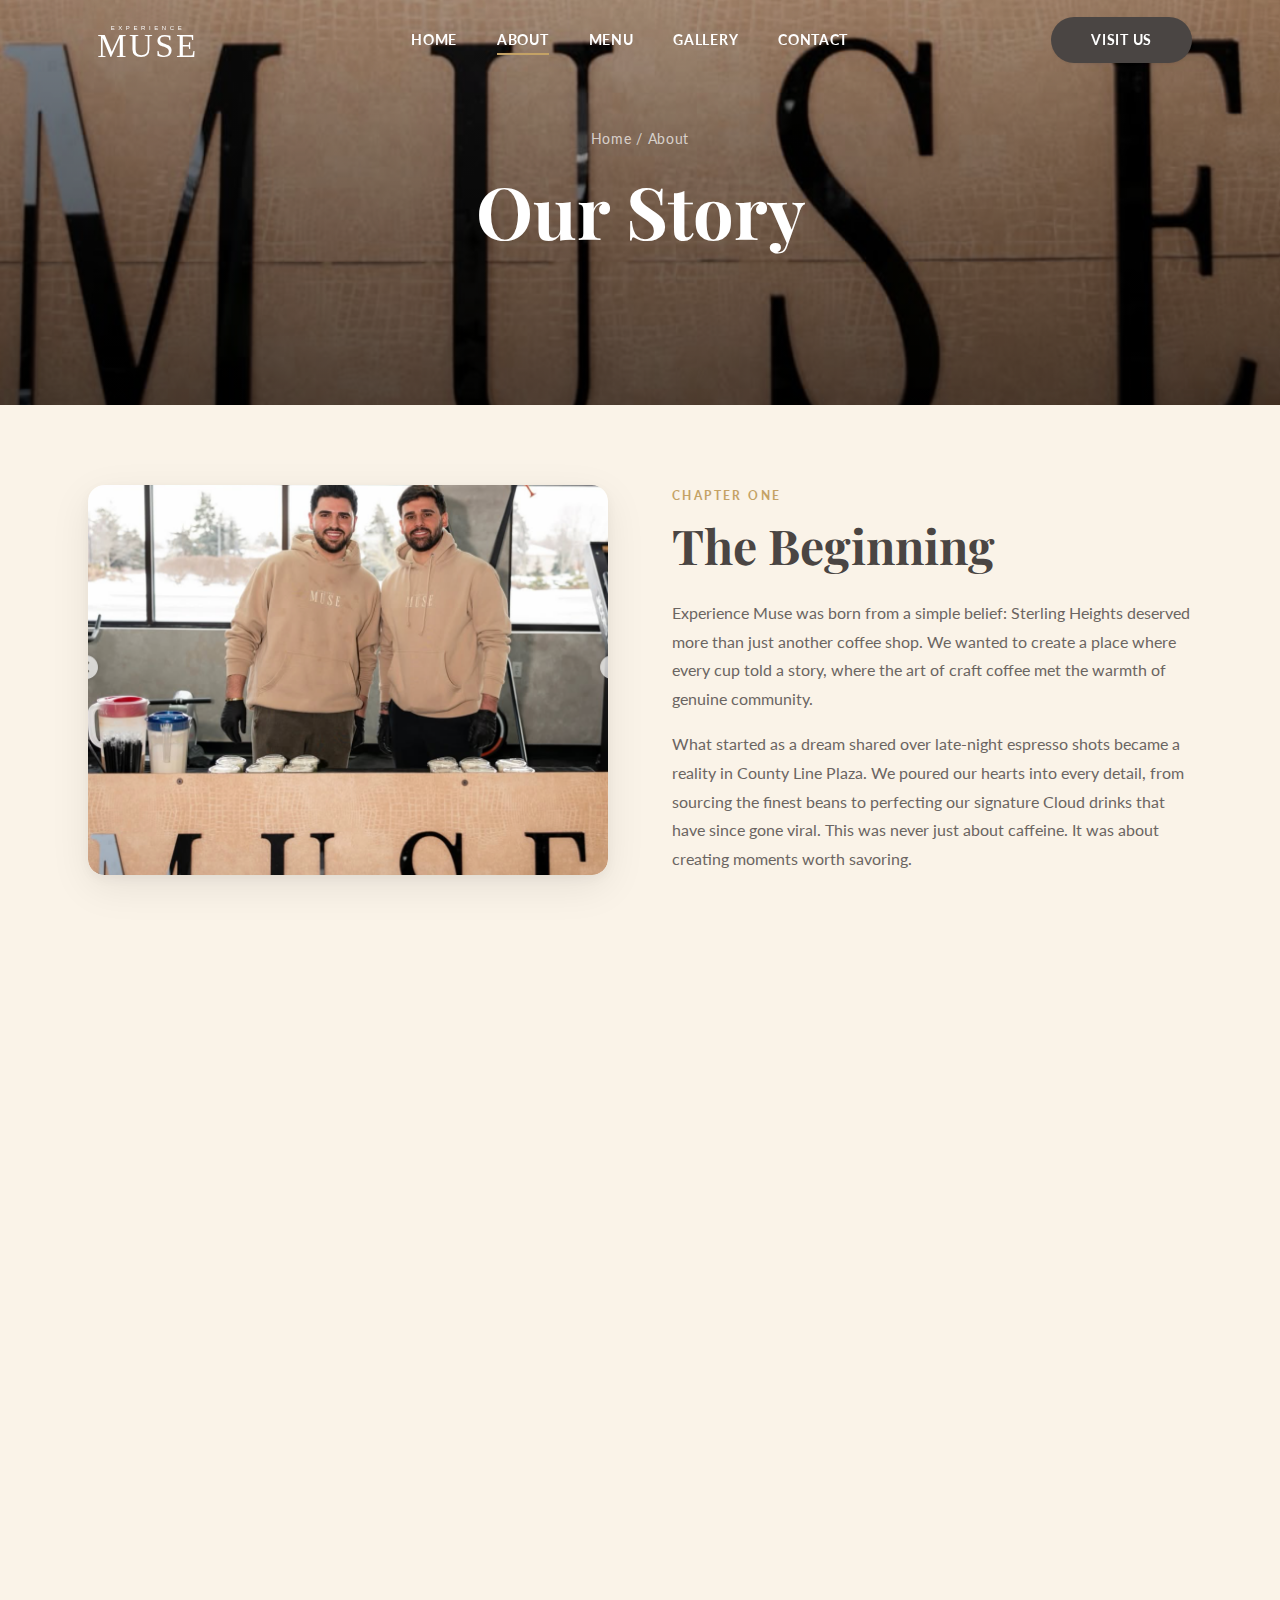
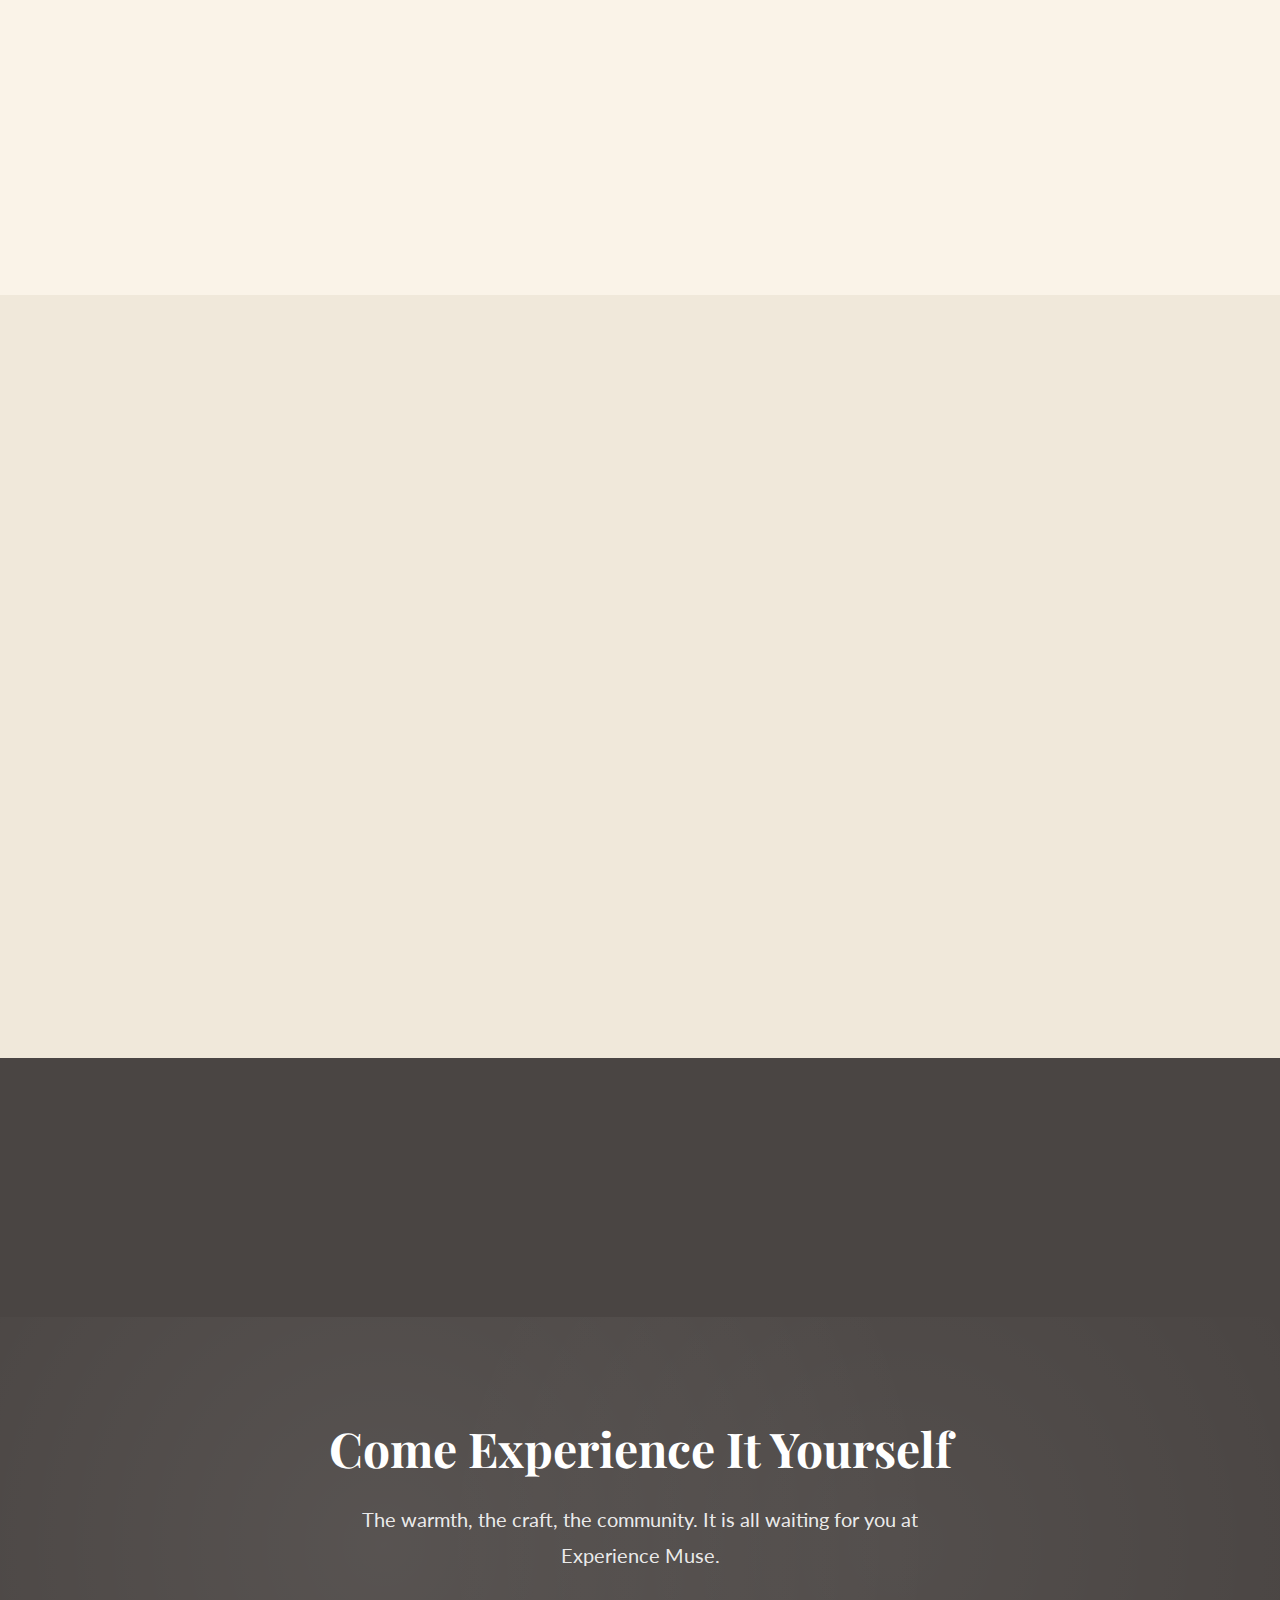
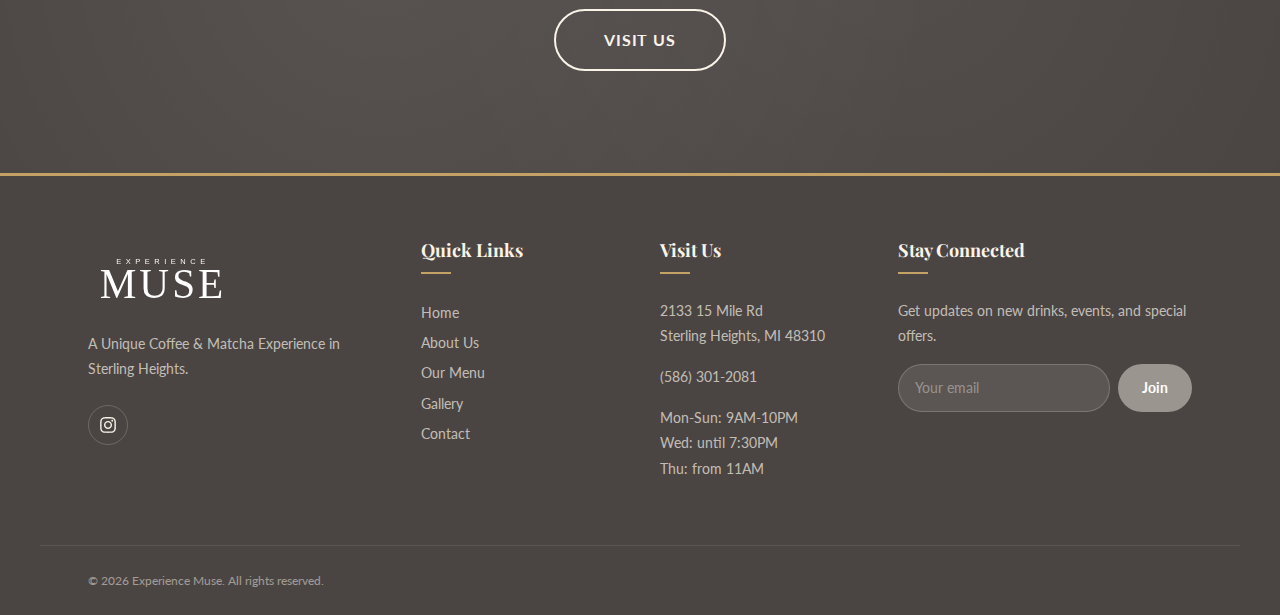
<file: about.html>
<!DOCTYPE html>
<html lang="en">
<head>
  <meta charset="UTF-8">
  <meta name="viewport" content="width=device-width, initial-scale=1.0">
  <title>About Us | Experience Muse - A Unique Coffee & Matcha Experience</title>
  <meta name="description" content="Learn the story behind Experience Muse. A Unique Coffee & Matcha Experience in Sterling Heights, MI.">

  <!-- Open Graph -->
  <meta property="og:title" content="About Us | Experience Muse">
  <meta property="og:description" content="Our story, our philosophy, and our space. A Unique Coffee & Matcha Experience.">
  <meta property="og:type" content="website">

  <!-- Google Fonts -->
  <link rel="preconnect" href="https://fonts.googleapis.com">
  <link rel="preconnect" href="https://fonts.gstatic.com" crossorigin>
  <link href="https://fonts.googleapis.com/css2?family=Cormorant+Garamond:ital,wght@0,400;0,600;1,400&family=Lato:wght@300;400;700&family=Playfair+Display:ital,wght@0,400;0,600;0,700;1,400&display=swap" rel="stylesheet">

  <!-- CSS -->
  <link rel="stylesheet" href="css/variables.css">
  <link rel="stylesheet" href="css/reset.css">
  <link rel="stylesheet" href="css/base.css">
  <link rel="stylesheet" href="css/layout.css">
  <link rel="stylesheet" href="css/components.css">
  <link rel="stylesheet" href="css/animations.css">
  <link rel="stylesheet" href="css/about.css">
  <link rel="stylesheet" href="css/responsive.css">
</head>
<body data-page="about">
  <!-- Skip to content -->
  <a href="#main" class="skip-link">Skip to main content</a>

  <!-- Navigation -->
  <header class="nav" id="nav">
    <div class="container nav__inner">
      <a href="index.html" class="nav__logo">
        <img src="assets/images/logo.svg" alt="Experience Muse" width="120" height="48">
      </a>
      <nav class="nav__links" id="navLinks" aria-label="Main navigation">
        <a href="index.html" class="nav-link">Home</a>
        <a href="about.html" class="nav-link active">About</a>
        <a href="menu.html" class="nav-link">Menu</a>
        <a href="gallery.html" class="nav-link">Gallery</a>
        <a href="contact.html" class="nav-link">Contact</a>
      </nav>
      <a href="contact.html" class="btn btn--primary nav__cta">Visit Us</a>
      <button class="nav__hamburger" id="hamburger" aria-label="Toggle menu" aria-expanded="false">
        <span></span><span></span><span></span>
      </button>
    </div>
  </header>

  <!-- Mobile Menu -->
  <div class="mobile-menu" id="mobileMenu">
    <a href="index.html" class="nav-link">Home</a>
    <a href="about.html" class="nav-link active">About</a>
    <a href="menu.html" class="nav-link">Menu</a>
    <a href="gallery.html" class="nav-link">Gallery</a>
    <a href="contact.html" class="nav-link">Contact</a>
    <a href="contact.html" class="btn btn--primary">Visit Us</a>
  </div>

  <main id="main">

    <!-- ===== HERO (Half-Height) ===== -->
    <section class="hero hero--half">
      <div class="hero__bg">
        <img src="assets/images/about/heroo.png" alt="Experience Muse interior" width="1920" height="1080">
      </div>
      <div class="hero__overlay"></div>
      <div class="hero__content">
        <div class="hero__breadcrumb">
          <a href="index.html">Home</a> / About
        </div>
        <h1>Our Story</h1>
      </div>
    </section>

    <!-- ===== STORY BLOCKS ===== -->
    <section class="section story-section">
      <div class="container">

        <!-- Block 1: The Beginning (image-left, text-right) -->
        <div class="story-block reveal">
          <div class="story-block__image">
            <div class="img-zoom">
              <img src="assets/images/about/founders.png" alt="Experience Muse founders" width="800" height="600" loading="lazy">
            </div>
          </div>
          <div class="story-block__text">
            <span class="overline">Chapter One</span>
            <h2>The Beginning</h2>
            <p>Experience Muse was born from a simple belief: Sterling Heights deserved more than just another coffee shop. We wanted to create a place where every cup told a story, where the art of craft coffee met the warmth of genuine community.</p>
            <p>What started as a dream shared over late-night espresso shots became a reality in County Line Plaza. We poured our hearts into every detail, from sourcing the finest beans to perfecting our signature Cloud drinks that have since gone viral. This was never just about caffeine. It was about creating moments worth savoring.</p>
          </div>
        </div>

        <!-- Block 2: Our Philosophy (text-left, image-right) -->
        <div class="story-block story-block--reversed reveal">
          <div class="story-block__image">
            <div class="img-zoom">
              <img src="assets/images/lifestyle/autumn-drinks.png" alt="Muse branded cup on counter" width="800" height="600" loading="lazy">
            </div>
          </div>
          <div class="story-block__text">
            <span class="overline">What Drives Us</span>
            <h2>Our Philosophy</h2>
            <p>We believe coffee is more than a drink. It is an experience. From the moment you walk through our doors, every sense is engaged: the aroma of freshly ground beans, the sound of steaming milk, the warmth of a handcrafted cup in your hands.</p>
            <p>Quality is non-negotiable. We never cut corners on ingredients, and every drink is made to order with care and creativity. Whether it is our coconut matcha cold foam or a perfectly pulled espresso, we want each sip to remind you why craft matters.</p>
          </div>
        </div>

        <!-- Block 3: The Space (image-left, text-right) -->
        <div class="story-block reveal">
          <div class="story-block__image">
            <div class="img-zoom">
              <img src="assets/images/lifestyle/halloween-storefront.png" alt="Inside Experience Muse" width="800" height="600" loading="lazy">
            </div>
          </div>
          <div class="story-block__text">
            <span class="overline">Come On In</span>
            <h2>The Space</h2>
            <p>Step inside and you will feel it immediately: the warmth, the energy, the sense of belonging. Our space was designed to be a second home for everyone. Whether you are settling in for a study session, catching up with friends, or just escaping the rush of the day, there is a cozy corner waiting for you.</p>
            <p>We are proudly dog-friendly, because your best friend deserves the experience too. From comfortable seating to curated playlists, every detail is intentional. This is not just a coffee shop. It is a gathering place for our community.</p>
          </div>
        </div>

      </div>
    </section>

    <!-- ===== VALUES ===== -->
    <section class="section section--alt values">
      <div class="container">
        <div class="section-header reveal">
          <span class="overline">What We Stand For</span>
          <h2>Our Values</h2>
          <p>Three pillars that guide everything we do, from the beans we source to the smiles we share.</p>
        </div>

        <div class="values__grid">
          <div class="values__card reveal" data-delay="1">
            <div class="values__icon">
              <svg viewBox="0 0 24 24" fill="none" stroke="currentColor" stroke-width="2" stroke-linecap="round" stroke-linejoin="round">
                <polygon points="12 2 15.09 8.26 22 9.27 17 14.14 18.18 21.02 12 17.77 5.82 21.02 7 14.14 2 9.27 8.91 8.26 12 2"/>
              </svg>
            </div>
            <h3>Quality First</h3>
            <p>Every bean is carefully sourced, every drink made to order. We never compromise on ingredients or technique, because you deserve craft in every cup.</p>
          </div>

          <div class="values__card reveal" data-delay="2">
            <div class="values__icon">
              <svg viewBox="0 0 24 24" fill="none" stroke="currentColor" stroke-width="2" stroke-linecap="round" stroke-linejoin="round">
                <path d="M17 21v-2a4 4 0 0 0-4-4H5a4 4 0 0 0-4 4v2"/>
                <circle cx="9" cy="7" r="4"/>
                <path d="M23 21v-2a4 4 0 0 0-3-3.87"/>
                <path d="M16 3.13a4 4 0 0 1 0 7.75"/>
              </svg>
            </div>
            <h3>Community Driven</h3>
            <p>We are more than a coffee shop. We are a gathering place. From regulars who feel like family to newcomers who become friends, community is at our core.</p>
          </div>

          <div class="values__card reveal" data-delay="3">
            <div class="values__icon">
              <svg viewBox="0 0 24 24" fill="none" stroke="currentColor" stroke-width="2" stroke-linecap="round" stroke-linejoin="round">
                <path d="M20.84 4.61a5.5 5.5 0 0 0-7.78 0L12 5.67l-1.06-1.06a5.5 5.5 0 0 0-7.78 7.78l1.06 1.06L12 21.23l7.78-7.78 1.06-1.06a5.5 5.5 0 0 0 0-7.78z"/>
              </svg>
            </div>
            <h3>The Experience</h3>
            <p>Coffee should engage all your senses. The aroma, the ambiance, the artistry. Every visit is designed to be a moment you look forward to, not just a transaction.</p>
          </div>
        </div>
      </div>
    </section>

    <!-- ===== COUNTERS ===== -->
    <section class="section section--dark counters">
      <div class="container">
        <div class="counters__grid">
          <div class="counters__item reveal" data-delay="1">
            <span class="counter" data-target="4.6">0</span>
            <p>Star Rating</p>
          </div>
          <div class="counters__item reveal" data-delay="2">
            <span class="counter" data-target="200">0</span>
            <p>Drinks Daily</p>
          </div>
          <div class="counters__item reveal" data-delay="3">
            <span class="counter" data-target="7">0</span>
            <p>Days a Week</p>
          </div>
          <div class="counters__item reveal" data-delay="4">
            <span class="counter" data-target="1">0</span>
            <p>Cozy Location</p>
          </div>
        </div>
      </div>
    </section>

    <!-- ===== CTA BAND ===== -->
    <section class="cta-band">
      <div class="container cta-band__inner">
        <h2>Come Experience It Yourself</h2>
        <p>The warmth, the craft, the community. It is all waiting for you at Experience Muse.</p>
        <a href="contact.html" class="btn btn--outline-light btn--lg">Visit Us</a>
      </div>
    </section>

  </main>

  <!-- Footer -->
  <footer class="footer">
    <div class="footer__gradient-line"></div>
    <div class="container footer__grid">
      <div class="footer__col">
        <img src="assets/images/logo.svg" alt="Experience Muse" class="footer__logo" width="150" height="60">
        <p>A Unique Coffee & Matcha Experience in Sterling Heights.</p>
        <div class="footer__social">
          <a href="https://www.instagram.com/experience_muse/" target="_blank" rel="noopener noreferrer" aria-label="Instagram">
            <svg viewBox="0 0 448 512" fill="currentColor"><path d="M224.1 141c-63.6 0-114.9 51.3-114.9 114.9S160.5 370.9 224.1 370.9 339 319.5 339 255.9 287.7 141 224.1 141zm0 189.6c-41.1 0-74.7-33.5-74.7-74.7s33.5-74.7 74.7-74.7 74.7 33.5 74.7 74.7-33.6 74.7-74.7 74.7zm146.4-194.3c0 14.9-12 26.8-26.8 26.8-14.9 0-26.8-12-26.8-26.8s12-26.8 26.8-26.8 26.8 12 26.8 26.8zm76.1 27.2c-1.7-35.9-9.9-67.7-36.2-93.9-26.2-26.2-58-34.4-93.9-36.2-37-2.1-147.9-2.1-184.9 0-35.8 1.7-67.6 9.9-93.9 36.1S3.8 127.9 2.1 163.8c-2.1 37-2.1 147.9 0 184.9 1.7 35.9 9.9 67.7 36.2 93.9s58 34.4 93.9 36.2c37 2.1 147.9 2.1 184.9 0 35.9-1.7 67.7-9.9 93.9-36.2 26.2-26.2 34.4-58 36.2-93.9 2.1-37 2.1-147.8 0-184.8zM398.8 388c-7.8 19.6-22.9 34.7-42.6 42.6-29.5 11.7-99.5 9-132.1 9s-102.7 2.6-132.1-9c-19.6-7.8-34.7-22.9-42.6-42.6-11.7-29.5-9-99.5-9-132.1s-2.6-102.7 9-132.1c7.8-19.6 22.9-34.7 42.6-42.6 29.5-11.7 99.5-9 132.1-9s102.7-2.6 132.1 9c19.6 7.8 34.7 22.9 42.6 42.6 11.7 29.5 9 99.5 9 132.1s2.7 102.7-9 132.1z"/></svg>
          </a>
        </div>
      </div>
      <div class="footer__col">
        <h4>Quick Links</h4>
        <a href="index.html">Home</a>
        <a href="about.html">About Us</a>
        <a href="menu.html">Our Menu</a>
        <a href="gallery.html">Gallery</a>
        <a href="contact.html">Contact</a>
      </div>
      <div class="footer__col">
        <h4>Visit Us</h4>
        <p>2133 15 Mile Rd<br>Sterling Heights, MI 48310</p>
        <p style="margin-top: var(--space-3);"><a href="tel:+15863012081">(586) 301-2081</a></p>
        <p style="margin-top: var(--space-3);">Mon-Sun: 9AM-10PM<br>Wed: until 7:30PM<br>Thu: from 11AM</p>
      </div>
      <div class="footer__col">
        <h4>Stay Connected</h4>
        <p>Get updates on new drinks, events, and special offers.</p>
        <form class="footer__newsletter" onsubmit="event.preventDefault(); this.querySelector('button').textContent='Subscribed!'; this.querySelector('input').value='';">
          <input type="email" placeholder="Your email" aria-label="Email for newsletter" required>
          <button type="submit">Join</button>
        </form>
      </div>
    </div>
    <div class="container footer__bottom">
      <p>&copy; <span id="year"></span> Experience Muse. All rights reserved.</p>
    </div>
  </footer>

  <!-- JavaScript -->
  <script defer src="js/navigation.js"></script>
  <script defer src="js/scroll-animations.js"></script>
  <script defer src="js/app.js"></script>
</body>
</html>
</file>
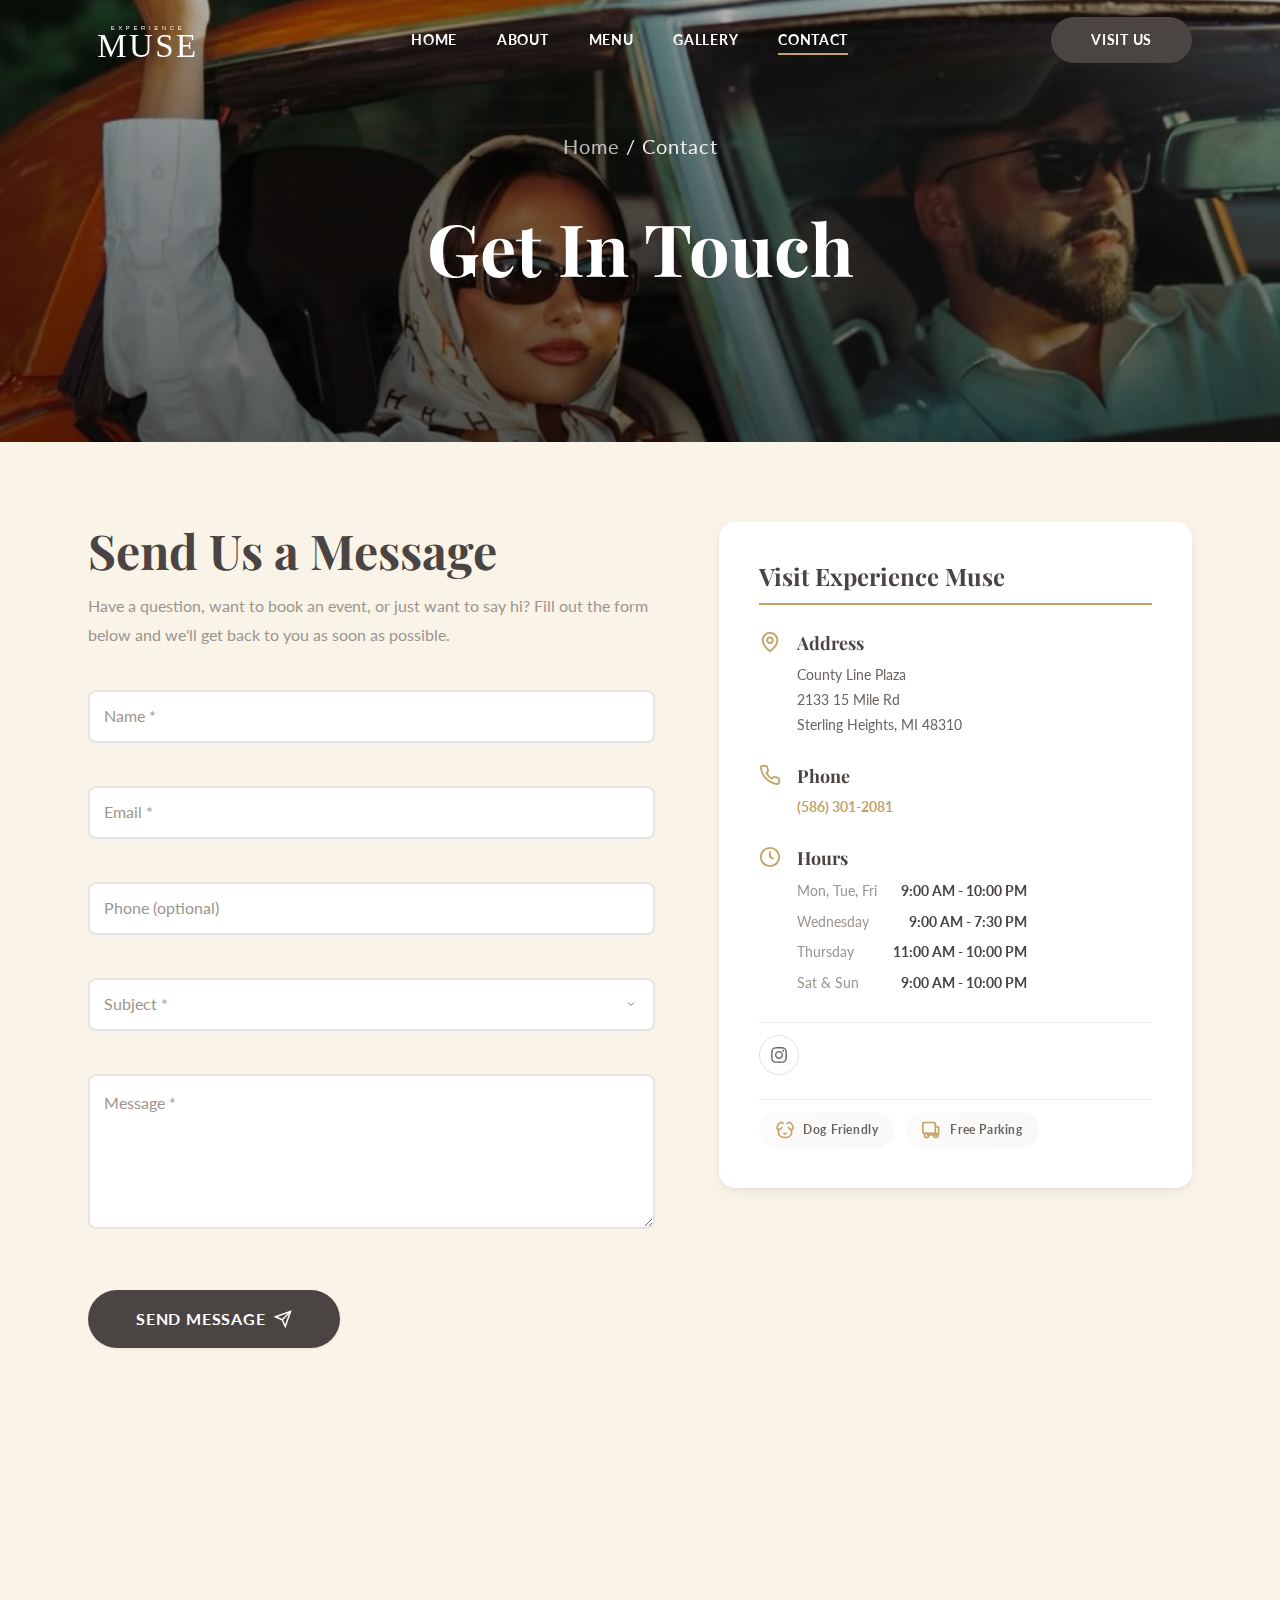
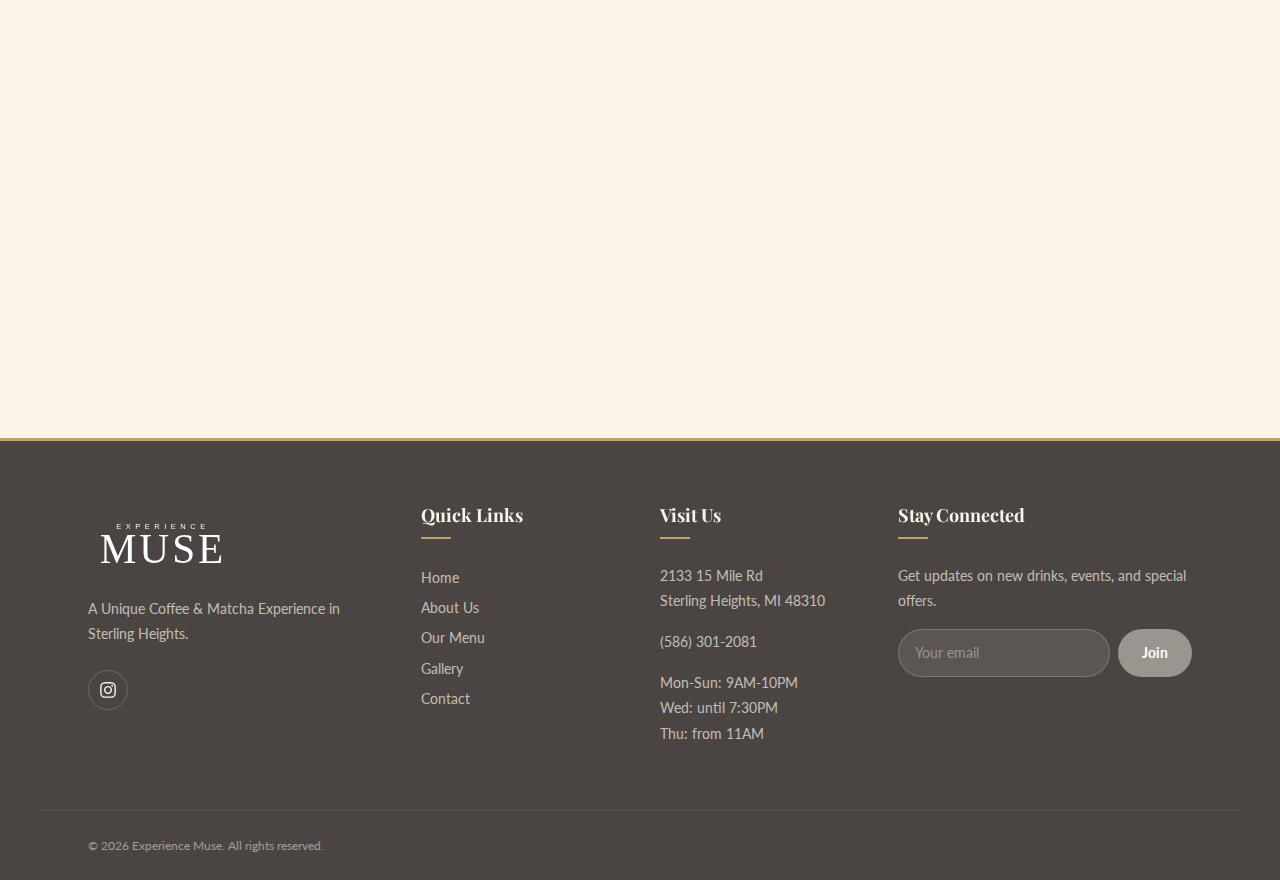
<file: contact.html>
<!DOCTYPE html>
<html lang="en">
<head>
  <meta charset="UTF-8">
  <meta name="viewport" content="width=device-width, initial-scale=1.0">
  <title>Contact | Experience Muse</title>
  <meta name="description" content="Get in touch with Experience Muse. Visit us at 2133 15 Mile Rd, Sterling Heights, MI 48310 or call (586) 301-2081.">

  <!-- Open Graph -->
  <meta property="og:title" content="Contact | Experience Muse">
  <meta property="og:description" content="Visit us in Sterling Heights or get in touch. We'd love to hear from you.">
  <meta property="og:type" content="website">

  <!-- Google Fonts -->
  <link rel="preconnect" href="https://fonts.googleapis.com">
  <link rel="preconnect" href="https://fonts.gstatic.com" crossorigin>
  <link href="https://fonts.googleapis.com/css2?family=Cormorant+Garamond:ital,wght@0,400;0,600;1,400&family=Lato:wght@300;400;700&family=Playfair+Display:ital,wght@0,400;0,600;0,700;1,400&display=swap" rel="stylesheet">

  <!-- CSS -->
  <link rel="stylesheet" href="css/variables.css">
  <link rel="stylesheet" href="css/reset.css">
  <link rel="stylesheet" href="css/base.css">
  <link rel="stylesheet" href="css/layout.css">
  <link rel="stylesheet" href="css/components.css">
  <link rel="stylesheet" href="css/animations.css">
  <link rel="stylesheet" href="css/contact.css">
  <link rel="stylesheet" href="css/responsive.css">
</head>
<body data-page="contact">
  <!-- Skip to content -->
  <a href="#main" class="skip-link">Skip to main content</a>

  <!-- Navigation -->
  <header class="nav" id="nav">
    <div class="container nav__inner">
      <a href="index.html" class="nav__logo">
        <img src="assets/images/logo.svg" alt="Experience Muse" width="120" height="48">
      </a>
      <nav class="nav__links" id="navLinks" aria-label="Main navigation">
        <a href="index.html" class="nav-link">Home</a>
        <a href="about.html" class="nav-link">About</a>
        <a href="menu.html" class="nav-link">Menu</a>
        <a href="gallery.html" class="nav-link">Gallery</a>
        <a href="contact.html" class="nav-link active">Contact</a>
      </nav>
      <a href="contact.html" class="btn btn--primary nav__cta">Visit Us</a>
      <button class="nav__hamburger" id="hamburger" aria-label="Toggle menu" aria-expanded="false">
        <span></span><span></span><span></span>
      </button>
    </div>
  </header>

  <!-- Mobile Menu -->
  <div class="mobile-menu" id="mobileMenu">
    <a href="index.html" class="nav-link">Home</a>
    <a href="about.html" class="nav-link">About</a>
    <a href="menu.html" class="nav-link">Menu</a>
    <a href="gallery.html" class="nav-link">Gallery</a>
    <a href="contact.html" class="nav-link active">Contact</a>
    <a href="contact.html" class="btn btn--primary">Visit Us</a>
  </div>

  <main id="main">

    <!-- ===== HERO ===== -->
    <section class="hero hero--half">
      <div class="hero__bg">
        <img src="assets/images/gallery/muse-founders.png" alt="Experience Muse founders in vintage car" width="1920" height="1080">
      </div>
      <div class="hero__overlay"></div>
      <div class="hero__content">
        <p class="hero__breadcrumb"><a href="index.html">Home</a> / Contact</p>
        <h1>Get In Touch</h1>
      </div>
    </section>

    <!-- ===== CONTACT SECTION ===== -->
    <section class="section contact-section">
      <div class="container">
        <div class="contact-grid">

          <!-- Contact Form -->
          <div class="contact-form reveal--left">
            <h2>Send Us a Message</h2>
            <p>Have a question, want to book an event, or just want to say hi? Fill out the form below and we'll get back to you as soon as possible.</p>

            <form id="contactForm" novalidate>
              <div class="form-group" id="field-name">
                <div class="form-field">
                  <input type="text" id="name" name="name" required autocomplete="name" placeholder=" ">
                  <label for="name">Name *</label>
                </div>
                <span class="form-error" aria-live="polite"></span>
              </div>

              <div class="form-group" id="field-email">
                <div class="form-field">
                  <input type="email" id="email" name="email" required autocomplete="email" placeholder=" ">
                  <label for="email">Email *</label>
                </div>
                <span class="form-error" aria-live="polite"></span>
              </div>

              <div class="form-group" id="field-phone">
                <div class="form-field">
                  <input type="tel" id="phone" name="phone" autocomplete="tel" placeholder=" ">
                  <label for="phone">Phone (optional)</label>
                </div>
                <span class="form-error" aria-live="polite"></span>
              </div>

              <div class="form-group" id="field-subject">
                <div class="form-field">
                  <select id="subject" name="subject" required>
                    <option value="" disabled selected></option>
                    <option value="general">General Inquiry</option>
                    <option value="catering">Catering</option>
                    <option value="events">Events</option>
                    <option value="feedback">Feedback</option>
                    <option value="other">Other</option>
                  </select>
                  <label for="subject">Subject *</label>
                </div>
                <span class="form-error" aria-live="polite"></span>
              </div>

              <div class="form-group" id="field-message">
                <div class="form-field">
                  <textarea id="message" name="message" rows="5" required placeholder=" "></textarea>
                  <label for="message">Message *</label>
                </div>
                <span class="form-error" aria-live="polite"></span>
              </div>

              <button type="submit" class="btn btn--primary btn--lg contact-form__submit">
                Send Message
                <svg viewBox="0 0 24 24" width="18" height="18" fill="none" stroke="currentColor" stroke-width="2"><line x1="22" y1="2" x2="11" y2="13"/><polygon points="22 2 15 22 11 13 2 9 22 2"/></svg>
              </button>
            </form>

            <!-- Success Message -->
            <div class="contact-form__success" id="formSuccess" hidden>
              <svg viewBox="0 0 24 24" width="48" height="48" fill="none" stroke="currentColor" stroke-width="2"><path d="M22 11.08V12a10 10 0 1 1-5.93-9.14"/><polyline points="22 4 12 14.01 9 11.01"/></svg>
              <h3>Message Sent!</h3>
              <p>Thank you for reaching out. We'll get back to you within 24 hours.</p>
            </div>
          </div>

          <!-- Contact Info Card -->
          <div class="contact-info reveal--right">
            <div class="contact-info__card">
              <h3>Visit Experience Muse</h3>

              <div class="contact-info__detail">
                <svg viewBox="0 0 24 24" width="22" height="22" fill="none" stroke="currentColor" stroke-width="2"><path d="M20 10c0 6-8 12-8 12s-8-6-8-12a8 8 0 0 1 16 0Z"/><circle cx="12" cy="10" r="3"/></svg>
                <div>
                  <strong>Address</strong>
                  <p>County Line Plaza<br>2133 15 Mile Rd<br>Sterling Heights, MI 48310</p>
                </div>
              </div>

              <div class="contact-info__detail">
                <svg viewBox="0 0 24 24" width="22" height="22" fill="none" stroke="currentColor" stroke-width="2"><path d="M22 16.92v3a2 2 0 0 1-2.18 2 19.79 19.79 0 0 1-8.63-3.07 19.5 19.5 0 0 1-6-6 19.79 19.79 0 0 1-3.07-8.67A2 2 0 0 1 4.11 2h3a2 2 0 0 1 2 1.72c.127.96.361 1.903.7 2.81a2 2 0 0 1-.45 2.11L8.09 9.91a16 16 0 0 0 6 6l1.27-1.27a2 2 0 0 1 2.11-.45c.907.339 1.85.573 2.81.7A2 2 0 0 1 22 16.92z"/></svg>
                <div>
                  <strong>Phone</strong>
                  <p><a href="tel:+15863012081">(586) 301-2081</a></p>
                </div>
              </div>

              <div class="contact-info__detail">
                <svg viewBox="0 0 24 24" width="22" height="22" fill="none" stroke="currentColor" stroke-width="2"><circle cx="12" cy="12" r="10"/><polyline points="12 6 12 12 16 14"/></svg>
                <div>
                  <strong>Hours</strong>
                  <table class="contact-info__hours">
                    <tr><td>Mon, Tue, Fri</td><td>9:00 AM - 10:00 PM</td></tr>
                    <tr><td>Wednesday</td><td>9:00 AM - 7:30 PM</td></tr>
                    <tr><td>Thursday</td><td>11:00 AM - 10:00 PM</td></tr>
                    <tr><td>Sat & Sun</td><td>9:00 AM - 10:00 PM</td></tr>
                  </table>
                </div>
              </div>

              <div class="contact-info__social">
                <a href="https://www.instagram.com/experience_muse/" target="_blank" rel="noopener noreferrer" aria-label="Instagram">
                  <svg viewBox="0 0 448 512" fill="currentColor"><path d="M224.1 141c-63.6 0-114.9 51.3-114.9 114.9S160.5 370.9 224.1 370.9 339 319.5 339 255.9 287.7 141 224.1 141zm0 189.6c-41.1 0-74.7-33.5-74.7-74.7s33.5-74.7 74.7-74.7 74.7 33.5 74.7 74.7-33.6 74.7-74.7 74.7zm146.4-194.3c0 14.9-12 26.8-26.8 26.8-14.9 0-26.8-12-26.8-26.8s12-26.8 26.8-26.8 26.8 12 26.8 26.8zm76.1 27.2c-1.7-35.9-9.9-67.7-36.2-93.9-26.2-26.2-58-34.4-93.9-36.2-37-2.1-147.9-2.1-184.9 0-35.8 1.7-67.6 9.9-93.9 36.1S3.8 127.9 2.1 163.8c-2.1 37-2.1 147.9 0 184.9 1.7 35.9 9.9 67.7 36.2 93.9s58 34.4 93.9 36.2c37 2.1 147.9 2.1 184.9 0 35.9-1.7 67.7-9.9 93.9-36.2 26.2-26.2 34.4-58 36.2-93.9 2.1-37 2.1-147.8 0-184.8zM398.8 388c-7.8 19.6-22.9 34.7-42.6 42.6-29.5 11.7-99.5 9-132.1 9s-102.7 2.6-132.1-9c-19.6-7.8-34.7-22.9-42.6-42.6-11.7-29.5-9-99.5-9-132.1s-2.6-102.7 9-132.1c7.8-19.6 22.9-34.7 42.6-42.6 29.5-11.7 99.5-9 132.1-9s102.7-2.6 132.1 9c19.6 7.8 34.7 22.9 42.6 42.6 11.7 29.5 9 99.5 9 132.1s2.7 102.7-9 132.1z"/></svg>
                </a>
              </div>

              <div class="contact-info__badges">
                <div class="contact-info__badge">
                  <svg viewBox="0 0 24 24" width="20" height="20" fill="none" stroke="currentColor" stroke-width="2"><path d="M10 5.172C10 3.782 8.423 2.679 6.5 3c-2.823.47-4.113 6.006-4 7 .08.703 1.725 1.722 3.656 1 1.261-.472 1.96-1.45 2.344-2.5M14.267 5.172c0-1.39 1.577-2.493 3.5-2.172 2.823.47 4.113 6.006 4 7-.08.703-1.725 1.722-3.656 1-1.261-.472-1.855-1.45-2.239-2.5M8 14v.5M16 14v.5M11.25 16.25h1.5L12 17l-.75-.75z"/><path d="M4.42 11.247A13.152 13.152 0 0 0 4 14.556C4 18.728 7.582 21 12 21s8-2.272 8-6.444a11.702 11.702 0 0 0-.493-3.309"/></svg>
                  <span>Dog Friendly</span>
                </div>
                <div class="contact-info__badge">
                  <svg viewBox="0 0 24 24" width="20" height="20" fill="none" stroke="currentColor" stroke-width="2"><rect x="1" y="3" width="15" height="13" rx="2"/><path d="M16 8h2a2 2 0 012 2v6a2 2 0 01-2 2H6"/><circle cx="5.5" cy="18.5" r="2.5"/><circle cx="16.5" cy="18.5" r="2.5"/></svg>
                  <span>Free Parking</span>
                </div>
              </div>
            </div>
          </div>

        </div>
      </div>
    </section>

    <!-- ===== MAP SECTION ===== -->
    <section class="section map-section">
      <div class="container">
        <div class="map-wrapper reveal">
          <iframe src="https://www.google.com/maps?q=Experience+Muse,+2133+15+Mile+Rd,+Sterling+Heights,+MI+48310&output=embed" width="100%" height="450" style="border:0; border-radius: 16px;" allowfullscreen="" loading="lazy" title="Experience Muse location"></iframe>
        </div>
      </div>
    </section>

  </main>

  <!-- Footer -->
  <footer class="footer">
    <div class="footer__gradient-line"></div>
    <div class="container footer__grid">
      <div class="footer__col">
        <img src="assets/images/logo.svg" alt="Experience Muse" class="footer__logo" width="150" height="60">
        <p>A Unique Coffee & Matcha Experience in Sterling Heights.</p>
        <div class="footer__social">
          <a href="https://www.instagram.com/experience_muse/" target="_blank" rel="noopener noreferrer" aria-label="Instagram">
            <svg viewBox="0 0 448 512" fill="currentColor"><path d="M224.1 141c-63.6 0-114.9 51.3-114.9 114.9S160.5 370.9 224.1 370.9 339 319.5 339 255.9 287.7 141 224.1 141zm0 189.6c-41.1 0-74.7-33.5-74.7-74.7s33.5-74.7 74.7-74.7 74.7 33.5 74.7 74.7-33.6 74.7-74.7 74.7zm146.4-194.3c0 14.9-12 26.8-26.8 26.8-14.9 0-26.8-12-26.8-26.8s12-26.8 26.8-26.8 26.8 12 26.8 26.8zm76.1 27.2c-1.7-35.9-9.9-67.7-36.2-93.9-26.2-26.2-58-34.4-93.9-36.2-37-2.1-147.9-2.1-184.9 0-35.8 1.7-67.6 9.9-93.9 36.1S3.8 127.9 2.1 163.8c-2.1 37-2.1 147.9 0 184.9 1.7 35.9 9.9 67.7 36.2 93.9s58 34.4 93.9 36.2c37 2.1 147.9 2.1 184.9 0 35.9-1.7 67.7-9.9 93.9-36.2 26.2-26.2 34.4-58 36.2-93.9 2.1-37 2.1-147.8 0-184.8zM398.8 388c-7.8 19.6-22.9 34.7-42.6 42.6-29.5 11.7-99.5 9-132.1 9s-102.7 2.6-132.1-9c-19.6-7.8-34.7-22.9-42.6-42.6-11.7-29.5-9-99.5-9-132.1s-2.6-102.7 9-132.1c7.8-19.6 22.9-34.7 42.6-42.6 29.5-11.7 99.5-9 132.1-9s102.7-2.6 132.1 9c19.6 7.8 34.7 22.9 42.6 42.6 11.7 29.5 9 99.5 9 132.1s2.7 102.7-9 132.1z"/></svg>
          </a>
        </div>
      </div>
      <div class="footer__col">
        <h4>Quick Links</h4>
        <a href="index.html">Home</a>
        <a href="about.html">About Us</a>
        <a href="menu.html">Our Menu</a>
        <a href="gallery.html">Gallery</a>
        <a href="contact.html">Contact</a>
      </div>
      <div class="footer__col">
        <h4>Visit Us</h4>
        <p>2133 15 Mile Rd<br>Sterling Heights, MI 48310</p>
        <p style="margin-top: var(--space-3);"><a href="tel:+15863012081">(586) 301-2081</a></p>
        <p style="margin-top: var(--space-3);">Mon-Sun: 9AM-10PM<br>Wed: until 7:30PM<br>Thu: from 11AM</p>
      </div>
      <div class="footer__col">
        <h4>Stay Connected</h4>
        <p>Get updates on new drinks, events, and special offers.</p>
        <form class="footer__newsletter" onsubmit="event.preventDefault(); this.querySelector('button').textContent='Subscribed!'; this.querySelector('input').value='';">
          <input type="email" placeholder="Your email" aria-label="Email for newsletter" required>
          <button type="submit">Join</button>
        </form>
      </div>
    </div>
    <div class="container footer__bottom">
      <p>&copy; <span id="year"></span> Experience Muse. All rights reserved.</p>
    </div>
  </footer>

  <!-- JavaScript -->
  <script defer src="js/navigation.js"></script>
  <script defer src="js/scroll-animations.js"></script>
  <script defer src="js/form-validation.js"></script>
  <script defer src="js/app.js"></script>
</body>
</html>
</file>
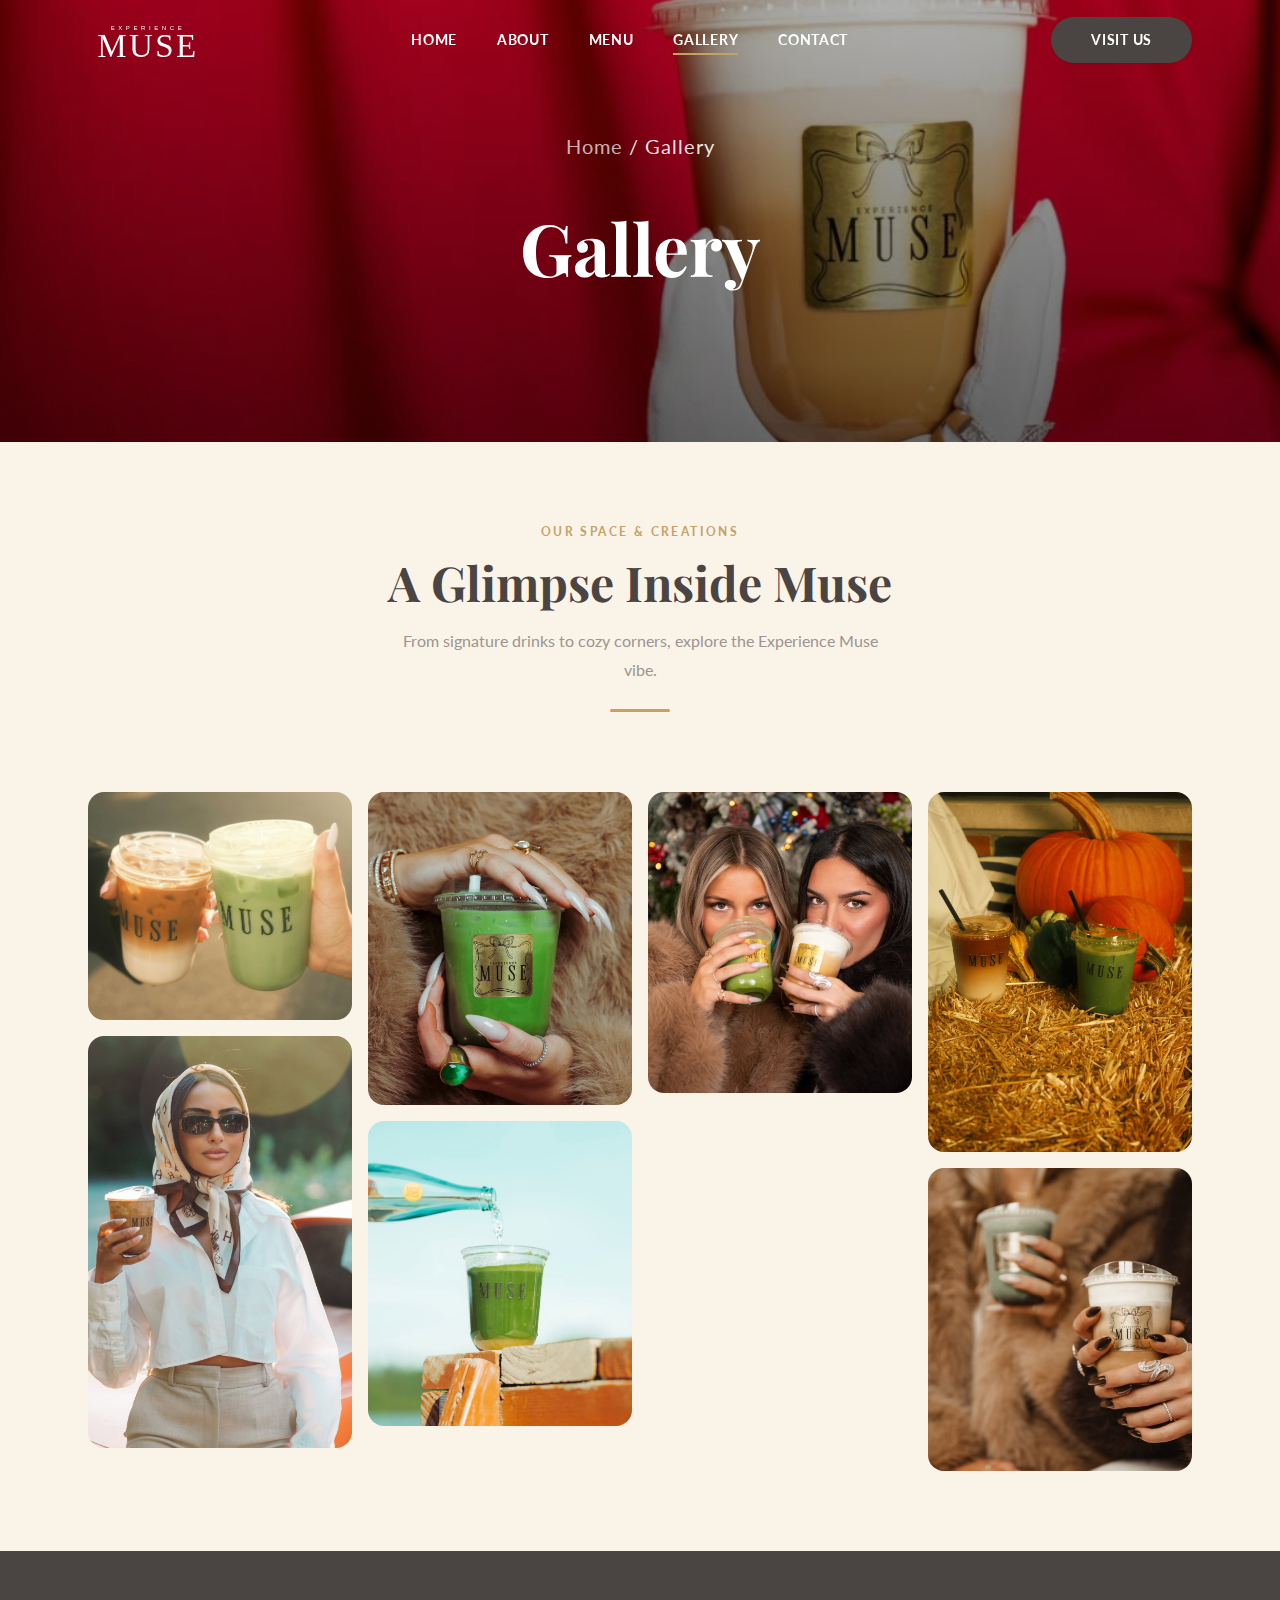
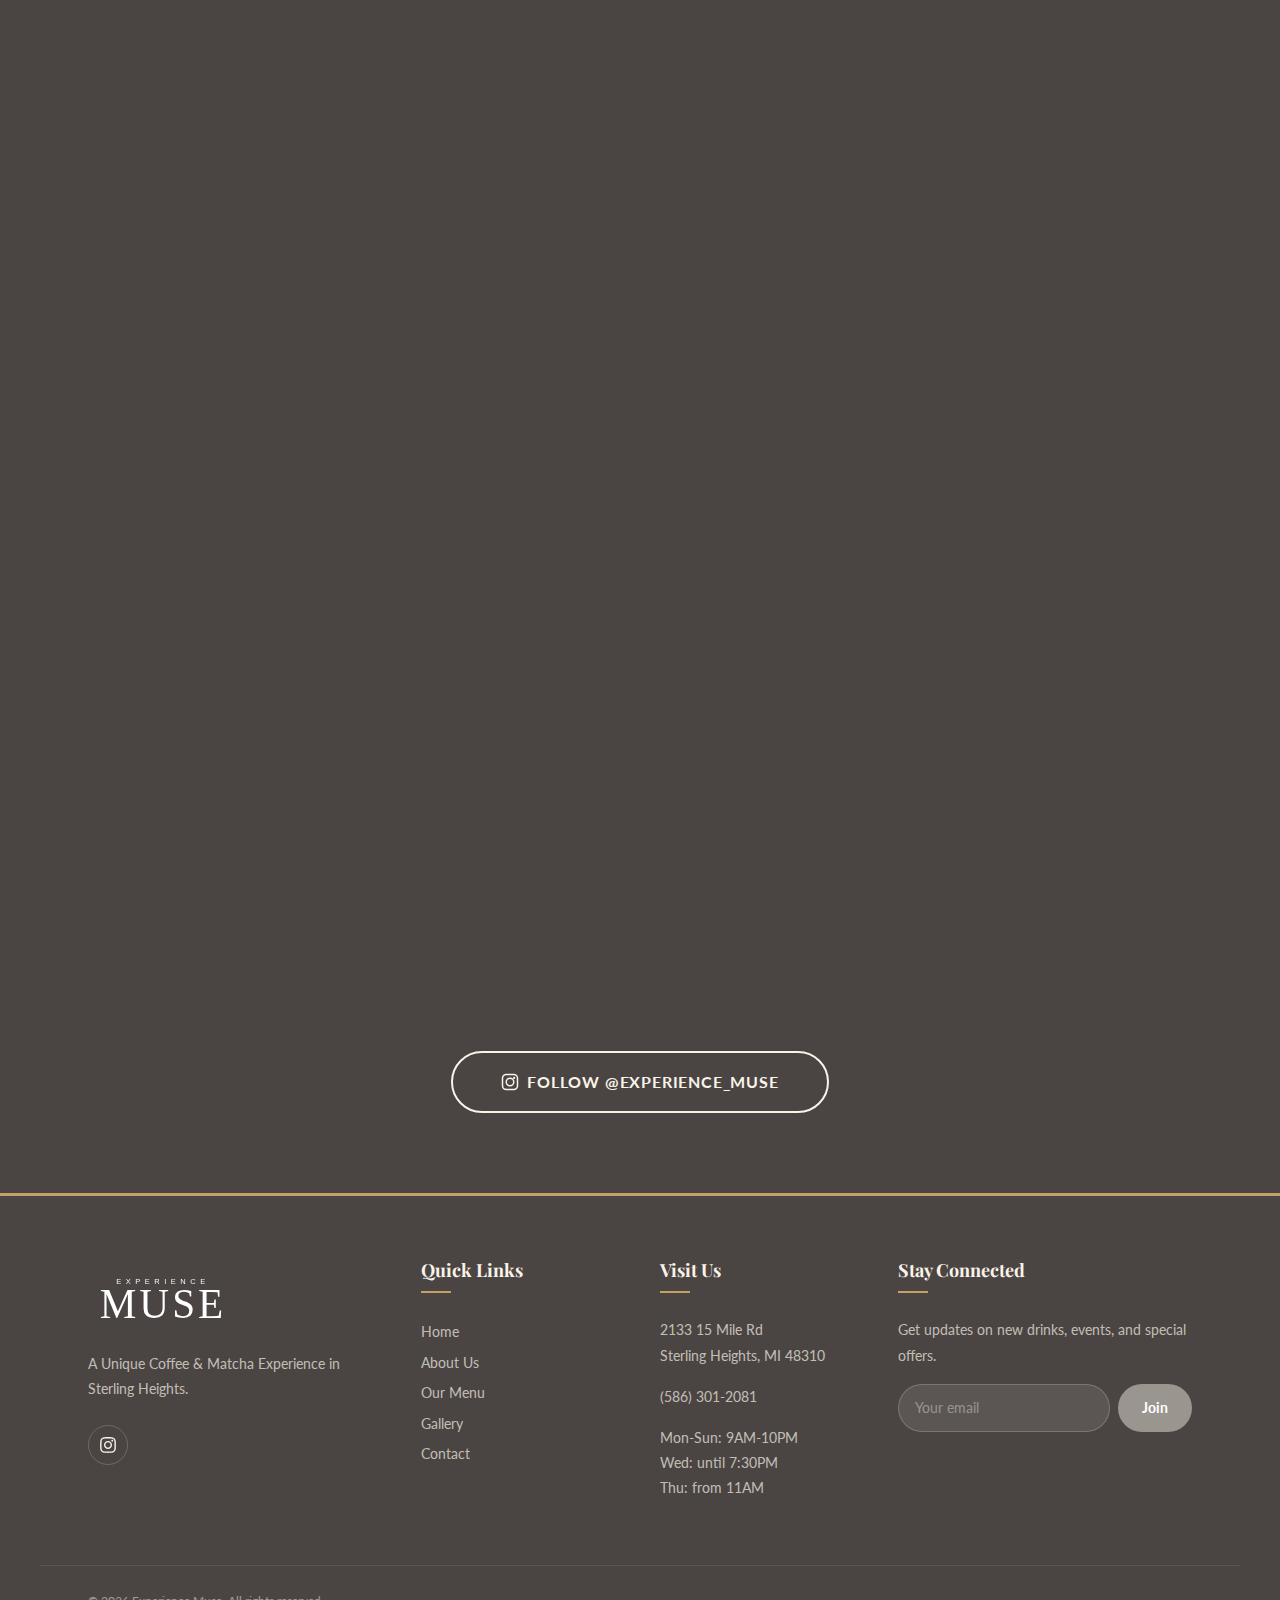
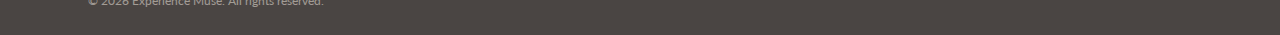
<file: gallery.html>
<!DOCTYPE html>
<html lang="en">
<head>
  <meta charset="UTF-8">
  <meta name="viewport" content="width=device-width, initial-scale=1.0">
  <title>Gallery | Experience Muse</title>
  <meta name="description" content="Browse photos of Experience Muse - our cozy interior, signature drinks, delicious food, and vibrant community in Sterling Heights, MI.">

  <!-- Open Graph -->
  <meta property="og:title" content="Gallery | Experience Muse">
  <meta property="og:description" content="Browse photos of our cozy coffee shop, signature drinks, and vibrant community.">
  <meta property="og:type" content="website">

  <!-- Google Fonts -->
  <link rel="preconnect" href="https://fonts.googleapis.com">
  <link rel="preconnect" href="https://fonts.gstatic.com" crossorigin>
  <link href="https://fonts.googleapis.com/css2?family=Cormorant+Garamond:ital,wght@0,400;0,600;1,400&family=Lato:wght@300;400;700&family=Playfair+Display:ital,wght@0,400;0,600;0,700;1,400&display=swap" rel="stylesheet">

  <!-- CSS -->
  <link rel="stylesheet" href="css/variables.css">
  <link rel="stylesheet" href="css/reset.css">
  <link rel="stylesheet" href="css/base.css">
  <link rel="stylesheet" href="css/layout.css">
  <link rel="stylesheet" href="css/components.css">
  <link rel="stylesheet" href="css/animations.css">
  <link rel="stylesheet" href="css/gallery.css">
  <link rel="stylesheet" href="css/responsive.css">
</head>
<body data-page="gallery">
  <!-- Skip to content -->
  <a href="#main" class="skip-link">Skip to main content</a>

  <!-- Navigation -->
  <header class="nav" id="nav">
    <div class="container nav__inner">
      <a href="index.html" class="nav__logo">
        <img src="assets/images/logo.svg" alt="Experience Muse" width="120" height="48">
      </a>
      <nav class="nav__links" id="navLinks" aria-label="Main navigation">
        <a href="index.html" class="nav-link">Home</a>
        <a href="about.html" class="nav-link">About</a>
        <a href="menu.html" class="nav-link">Menu</a>
        <a href="gallery.html" class="nav-link active">Gallery</a>
        <a href="contact.html" class="nav-link">Contact</a>
      </nav>
      <a href="contact.html" class="btn btn--primary nav__cta">Visit Us</a>
      <button class="nav__hamburger" id="hamburger" aria-label="Toggle menu" aria-expanded="false">
        <span></span><span></span><span></span>
      </button>
    </div>
  </header>

  <!-- Mobile Menu -->
  <div class="mobile-menu" id="mobileMenu">
    <a href="index.html" class="nav-link">Home</a>
    <a href="about.html" class="nav-link">About</a>
    <a href="menu.html" class="nav-link">Menu</a>
    <a href="gallery.html" class="nav-link active">Gallery</a>
    <a href="contact.html" class="nav-link">Contact</a>
    <a href="contact.html" class="btn btn--primary">Visit Us</a>
  </div>

  <main id="main">

    <!-- ===== HERO ===== -->
    <section class="hero hero--half">
      <div class="hero__bg">
        <img src="assets/images/hero/ourmenu.png" alt="Experience Muse gallery" width="1920" height="1080">
      </div>
      <div class="hero__overlay"></div>
      <div class="hero__content">
        <p class="hero__breadcrumb"><a href="index.html">Home</a> / Gallery</p>
        <h1>Gallery</h1>
      </div>
    </section>

    <!-- ===== PHOTO GALLERY ===== -->
    <section class="section gallery-section">
      <div class="container">
        <div class="section-header reveal">
          <span class="overline">Our Space & Creations</span>
          <h2>A Glimpse Inside Muse</h2>
          <p>From signature drinks to cozy corners, explore the Experience Muse vibe.</p>
        </div>

        <div class="gallery-grid">
          <div class="gallery-item reveal" data-delay="1">
            <img src="assets/images/lifestyle/golden-hour-drinks.png" alt="Two Muse iced drinks in golden hour light" loading="lazy">
          </div>
          <div class="gallery-item reveal" data-delay="2">
            <img src="assets/images/lifestyle/stylish-customer.png" alt="Stylish customer with Muse iced coffee" loading="lazy">
          </div>
          <div class="gallery-item reveal" data-delay="1">
            <img src="assets/images/lifestyle/matcha-closeup.png" alt="Muse matcha held with jewelry on fur" loading="lazy">
          </div>
          <div class="gallery-item reveal" data-delay="2">
            <img src="assets/images/lifestyle/matcha-pour.png" alt="Sparkling water poured into Muse matcha" loading="lazy">
          </div>
          <div class="gallery-item reveal" data-delay="3">
            <img src="assets/images/lifestyle/friends-christmas.png" alt="Friends sipping Muse drinks by the Christmas tree" loading="lazy">
          </div>
          <div class="gallery-item reveal" data-delay="1">
            <img src="assets/images/lifestyle/halloween-storefront.png" alt="Halloween display at Muse storefront" loading="lazy">
          </div>
          <div class="gallery-item reveal" data-delay="2">
            <img src="assets/images/lifestyle/autumn-drinks.png" alt="Muse latte and matcha on autumn hay bale" loading="lazy">
          </div>
          <div class="gallery-item reveal" data-delay="3">
            <img src="assets/images/lifestyle/cozy-fur-drinks.png" alt="Two Muse drinks in cozy fur setting" loading="lazy">
          </div>
        </div>
      </div>
    </section>

    <!-- ===== INSTAGRAM FEED ===== -->
    <section class="section section--dark instagram-section" id="instagram">
      <div class="container">
        <div class="section-header reveal">
          <span class="overline">Follow the Vibe</span>
          <h2>@experience_muse</h2>
          <p>Fresh shots from our feed. Tag us in your visits!</p>
        </div>

        <div class="instagram-grid reveal">
          <a href="https://www.instagram.com/experience_muse/" target="_blank" rel="noopener noreferrer" class="instagram-item">
            <img src="assets/images/gallery/muse-drinks-1.png" alt="Muse drinks" width="400" height="400" loading="lazy">
            <div class="instagram-overlay">
              <svg viewBox="0 0 24 24" fill="currentColor" width="24" height="24"><path d="M20.84 4.61a5.5 5.5 0 0 0-7.78 0L12 5.67l-1.06-1.06a5.5 5.5 0 0 0-7.78 7.78l1.06 1.06L12 21.23l7.78-7.78 1.06-1.06a5.5 5.5 0 0 0 0-7.78z"/></svg>
            </div>
          </a>
          <a href="https://www.instagram.com/experience_muse/" target="_blank" rel="noopener noreferrer" class="instagram-item">
            <img src="assets/images/gallery/muse-drinks-2.png" alt="Coffee vibes" width="400" height="400" loading="lazy">
            <div class="instagram-overlay">
              <svg viewBox="0 0 24 24" fill="currentColor" width="24" height="24"><path d="M20.84 4.61a5.5 5.5 0 0 0-7.78 0L12 5.67l-1.06-1.06a5.5 5.5 0 0 0-7.78 7.78l1.06 1.06L12 21.23l7.78-7.78 1.06-1.06a5.5 5.5 0 0 0 0-7.78z"/></svg>
            </div>
          </a>
          <a href="https://www.instagram.com/experience_muse/" target="_blank" rel="noopener noreferrer" class="instagram-item">
            <img src="assets/images/gallery/muse-drinks-3.png" alt="Muse experience" width="400" height="400" loading="lazy">
            <div class="instagram-overlay">
              <svg viewBox="0 0 24 24" fill="currentColor" width="24" height="24"><path d="M20.84 4.61a5.5 5.5 0 0 0-7.78 0L12 5.67l-1.06-1.06a5.5 5.5 0 0 0-7.78 7.78l1.06 1.06L12 21.23l7.78-7.78 1.06-1.06a5.5 5.5 0 0 0 0-7.78z"/></svg>
            </div>
          </a>
          <a href="https://www.instagram.com/experience_muse/" target="_blank" rel="noopener noreferrer" class="instagram-item">
            <img src="assets/images/lifestyle/autumn-drinks.png" alt="Muse branded cup" width="400" height="400" loading="lazy">
            <div class="instagram-overlay">
              <svg viewBox="0 0 24 24" fill="currentColor" width="24" height="24"><path d="M20.84 4.61a5.5 5.5 0 0 0-7.78 0L12 5.67l-1.06-1.06a5.5 5.5 0 0 0-7.78 7.78l1.06 1.06L12 21.23l7.78-7.78 1.06-1.06a5.5 5.5 0 0 0 0-7.78z"/></svg>
            </div>
          </a>
          <a href="https://www.instagram.com/experience_muse/" target="_blank" rel="noopener noreferrer" class="instagram-item">
            <img src="assets/images/gallery/muse-founders.png" alt="The Muse founders" width="400" height="400" loading="lazy">
            <div class="instagram-overlay">
              <svg viewBox="0 0 24 24" fill="currentColor" width="24" height="24"><path d="M20.84 4.61a5.5 5.5 0 0 0-7.78 0L12 5.67l-1.06-1.06a5.5 5.5 0 0 0-7.78 7.78l1.06 1.06L12 21.23l7.78-7.78 1.06-1.06a5.5 5.5 0 0 0 0-7.78z"/></svg>
            </div>
          </a>
          <a href="https://www.instagram.com/experience_muse/" target="_blank" rel="noopener noreferrer" class="instagram-item">
            <img src="assets/images/about/founders.png" alt="Behind the counter" width="400" height="400" loading="lazy">
            <div class="instagram-overlay">
              <svg viewBox="0 0 24 24" fill="currentColor" width="24" height="24"><path d="M20.84 4.61a5.5 5.5 0 0 0-7.78 0L12 5.67l-1.06-1.06a5.5 5.5 0 0 0-7.78 7.78l1.06 1.06L12 21.23l7.78-7.78 1.06-1.06a5.5 5.5 0 0 0 0-7.78z"/></svg>
            </div>
          </a>
        </div>

        <div class="text-center" style="margin-top: var(--space-8);">
          <a href="https://www.instagram.com/experience_muse/" target="_blank" rel="noopener noreferrer" class="btn btn--outline-light btn--lg">
            <svg viewBox="0 0 24 24" width="18" height="18" fill="none" stroke="currentColor" stroke-width="2"><rect x="2" y="2" width="20" height="20" rx="5"/><circle cx="12" cy="12" r="5"/><circle cx="17.5" cy="6.5" r="1.5" fill="currentColor" stroke="none"/></svg>
            Follow @experience_muse
          </a>
        </div>
      </div>
    </section>

  </main>

  <!-- Footer -->
  <footer class="footer">
    <div class="footer__gradient-line"></div>
    <div class="container footer__grid">
      <div class="footer__col">
        <img src="assets/images/logo.svg" alt="Experience Muse" class="footer__logo" width="150" height="60">
        <p>A Unique Coffee & Matcha Experience in Sterling Heights.</p>
        <div class="footer__social">
          <a href="https://www.instagram.com/experience_muse/" target="_blank" rel="noopener noreferrer" aria-label="Instagram">
            <svg viewBox="0 0 448 512" fill="currentColor"><path d="M224.1 141c-63.6 0-114.9 51.3-114.9 114.9S160.5 370.9 224.1 370.9 339 319.5 339 255.9 287.7 141 224.1 141zm0 189.6c-41.1 0-74.7-33.5-74.7-74.7s33.5-74.7 74.7-74.7 74.7 33.5 74.7 74.7-33.6 74.7-74.7 74.7zm146.4-194.3c0 14.9-12 26.8-26.8 26.8-14.9 0-26.8-12-26.8-26.8s12-26.8 26.8-26.8 26.8 12 26.8 26.8zm76.1 27.2c-1.7-35.9-9.9-67.7-36.2-93.9-26.2-26.2-58-34.4-93.9-36.2-37-2.1-147.9-2.1-184.9 0-35.8 1.7-67.6 9.9-93.9 36.1S3.8 127.9 2.1 163.8c-2.1 37-2.1 147.9 0 184.9 1.7 35.9 9.9 67.7 36.2 93.9s58 34.4 93.9 36.2c37 2.1 147.9 2.1 184.9 0 35.9-1.7 67.7-9.9 93.9-36.2 26.2-26.2 34.4-58 36.2-93.9 2.1-37 2.1-147.8 0-184.8zM398.8 388c-7.8 19.6-22.9 34.7-42.6 42.6-29.5 11.7-99.5 9-132.1 9s-102.7 2.6-132.1-9c-19.6-7.8-34.7-22.9-42.6-42.6-11.7-29.5-9-99.5-9-132.1s-2.6-102.7 9-132.1c7.8-19.6 22.9-34.7 42.6-42.6 29.5-11.7 99.5-9 132.1-9s102.7-2.6 132.1 9c19.6 7.8 34.7 22.9 42.6 42.6 11.7 29.5 9 99.5 9 132.1s2.7 102.7-9 132.1z"/></svg>
          </a>
        </div>
      </div>
      <div class="footer__col">
        <h4>Quick Links</h4>
        <a href="index.html">Home</a>
        <a href="about.html">About Us</a>
        <a href="menu.html">Our Menu</a>
        <a href="gallery.html">Gallery</a>
        <a href="contact.html">Contact</a>
      </div>
      <div class="footer__col">
        <h4>Visit Us</h4>
        <p>2133 15 Mile Rd<br>Sterling Heights, MI 48310</p>
        <p style="margin-top: var(--space-3);"><a href="tel:+15863012081">(586) 301-2081</a></p>
        <p style="margin-top: var(--space-3);">Mon-Sun: 9AM-10PM<br>Wed: until 7:30PM<br>Thu: from 11AM</p>
      </div>
      <div class="footer__col">
        <h4>Stay Connected</h4>
        <p>Get updates on new drinks, events, and special offers.</p>
        <form class="footer__newsletter" onsubmit="event.preventDefault(); this.querySelector('button').textContent='Subscribed!'; this.querySelector('input').value='';">
          <input type="email" placeholder="Your email" aria-label="Email for newsletter" required>
          <button type="submit">Join</button>
        </form>
      </div>
    </div>
    <div class="container footer__bottom">
      <p>&copy; <span id="year"></span> Experience Muse. All rights reserved.</p>
    </div>
  </footer>

  <!-- JavaScript -->
  <script defer src="js/navigation.js"></script>
  <script defer src="js/scroll-animations.js"></script>
  <script defer src="js/lightbox.js"></script>
  <script defer src="js/app.js"></script>
</body>
</html>
</file>
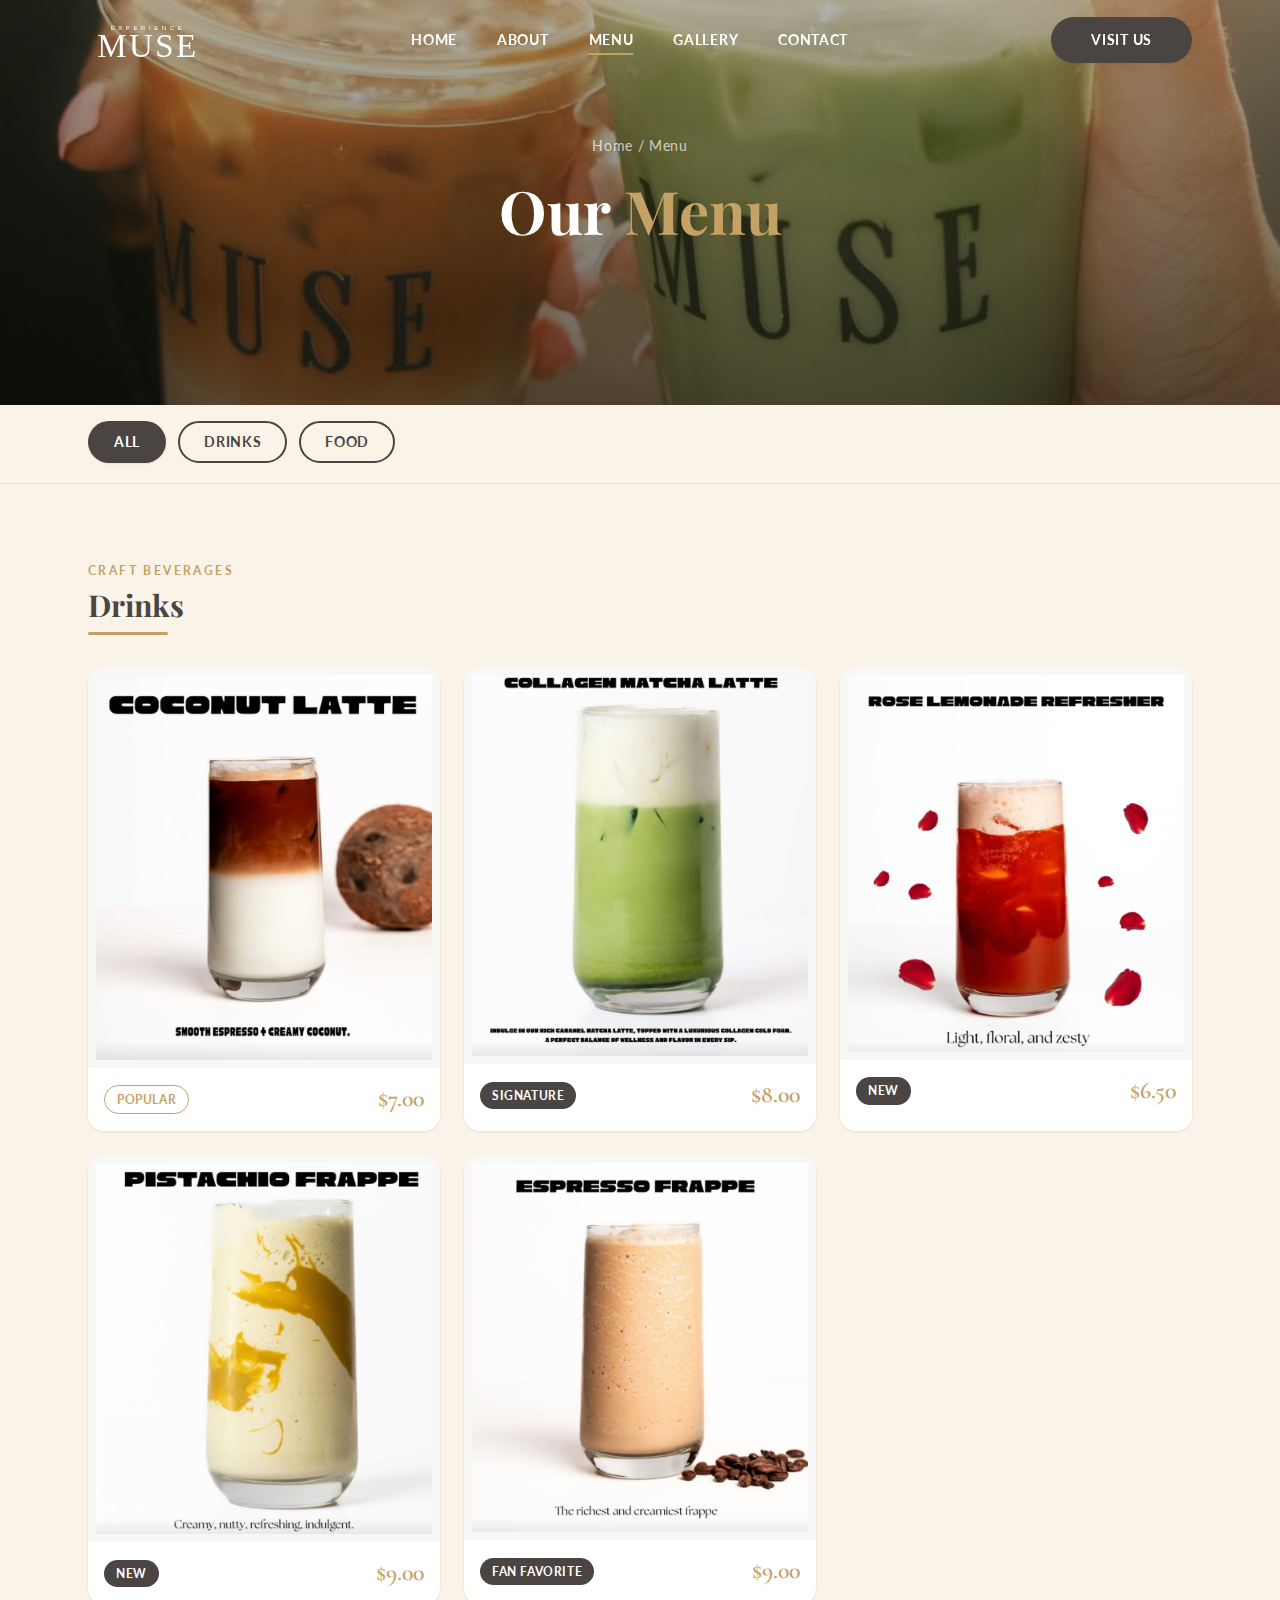
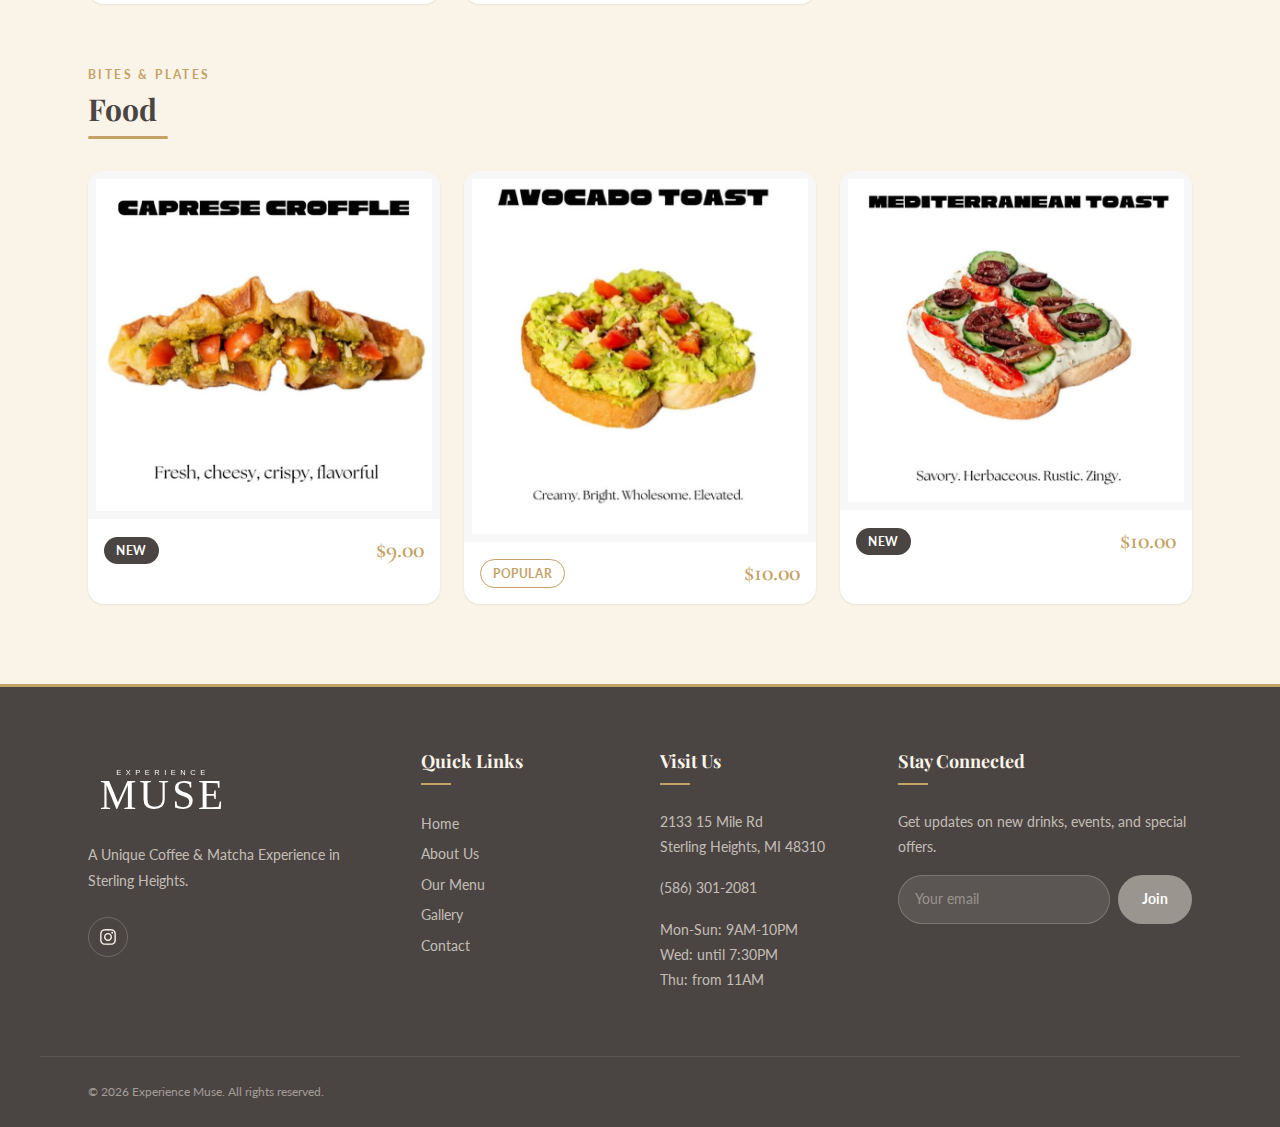
<file: menu.html>
<!DOCTYPE html>
<html lang="en">
<head>
  <meta charset="UTF-8">
  <meta name="viewport" content="width=device-width, initial-scale=1.0">
  <title>Our Menu | Experience Muse</title>
  <meta name="description" content="Explore the full Experience Muse menu. Signature cloud drinks, espresso, matcha, frappes, refreshers, teas, and food. Sterling Heights, MI.">

  <!-- Open Graph -->
  <meta property="og:title" content="Our Menu | Experience Muse">
  <meta property="og:description" content="Signature cloud drinks, espresso, matcha, frappes, and more. Explore our full menu.">
  <meta property="og:type" content="website">

  <!-- Google Fonts -->
  <link rel="preconnect" href="https://fonts.googleapis.com">
  <link rel="preconnect" href="https://fonts.gstatic.com" crossorigin>
  <link href="https://fonts.googleapis.com/css2?family=Cormorant+Garamond:ital,wght@0,400;0,600;1,400&family=Lato:wght@300;400;700&family=Playfair+Display:ital,wght@0,400;0,600;0,700;1,400&display=swap" rel="stylesheet">

  <!-- CSS -->
  <link rel="stylesheet" href="css/variables.css">
  <link rel="stylesheet" href="css/reset.css">
  <link rel="stylesheet" href="css/base.css">
  <link rel="stylesheet" href="css/layout.css">
  <link rel="stylesheet" href="css/components.css">
  <link rel="stylesheet" href="css/animations.css">
  <link rel="stylesheet" href="css/menu.css">
  <link rel="stylesheet" href="css/responsive.css">
</head>
<body data-page="menu">
  <!-- Skip to content -->
  <a href="#main" class="skip-link">Skip to main content</a>

  <!-- Navigation -->
  <header class="nav" id="nav">
    <div class="container nav__inner">
      <a href="index.html" class="nav__logo">
        <img src="assets/images/logo.svg" alt="Experience Muse" width="120" height="48">
      </a>
      <nav class="nav__links" id="navLinks" aria-label="Main navigation">
        <a href="index.html" class="nav-link">Home</a>
        <a href="about.html" class="nav-link">About</a>
        <a href="menu.html" class="nav-link active">Menu</a>
        <a href="gallery.html" class="nav-link">Gallery</a>
        <a href="contact.html" class="nav-link">Contact</a>
      </nav>
      <a href="contact.html" class="btn btn--primary nav__cta">Visit Us</a>
      <button class="nav__hamburger" id="hamburger" aria-label="Toggle menu" aria-expanded="false">
        <span></span><span></span><span></span>
      </button>
    </div>
  </header>

  <!-- Mobile Menu -->
  <div class="mobile-menu" id="mobileMenu">
    <a href="index.html" class="nav-link">Home</a>
    <a href="about.html" class="nav-link">About</a>
    <a href="menu.html" class="nav-link active">Menu</a>
    <a href="gallery.html" class="nav-link">Gallery</a>
    <a href="contact.html" class="nav-link">Contact</a>
    <a href="contact.html" class="btn btn--primary">Visit Us</a>
  </div>

  <main id="main">

    <!-- ===== HERO (Half-height) ===== -->
    <section class="hero hero--half">
      <div class="hero__bg">
        <img src="assets/images/lifestyle/golden-hour-drinks.png" alt="Muse iced latte and matcha in golden hour" width="1920" height="1080">
      </div>
      <div class="hero__overlay"></div>
      <div class="hero__content">
        <div class="hero__breadcrumb">
          <a href="index.html">Home</a> / <span>Menu</span>
        </div>
        <h1>Our <span class="gradient-text">Menu</span></h1>
      </div>
    </section>

    <!-- ===== FILTER BAR ===== -->
    <div class="menu-filter" id="menuFilter">
      <div class="container">
        <div class="menu-filter__buttons" role="tablist" aria-label="Filter menu by category">
          <button class="filter-btn active" data-filter="all" role="tab" aria-selected="true">All</button>
          <button class="filter-btn" data-filter="drinks" role="tab" aria-selected="false">Drinks</button>
          <button class="filter-btn" data-filter="food" role="tab" aria-selected="false">Food</button>
        </div>
      </div>
    </div>

    <!-- ===== MENU CONTENT ===== -->
    <section class="section menu-section">
      <div class="container">

        <!-- Drinks -->
        <div class="menu-category" id="drinks">
          <h3 class="menu-category__title">Drinks</h3>
          <div class="menu-category__grid">

            <div class="menu-item card" data-category="drinks">
              <div class="card__image">
                <img src="assets/images/drinks/Cocunut-Latte.png" alt="Coconut Latte" width="400" height="300" loading="lazy">
              </div>
              <div class="card__body">
                <span class="badge badge--outline">POPULAR</span>
                <span class="price">$7.00</span>
              </div>
            </div>

            <div class="menu-item card" data-category="drinks">
              <div class="card__image">
                <img src="assets/images/drinks/Collagen-Latte.png" alt="Collagen Matcha Latte" width="400" height="300" loading="lazy">
              </div>
              <div class="card__body">
                <span class="badge">SIGNATURE</span>
                <span class="price">$8.00</span>
              </div>
            </div>

            <div class="menu-item card" data-category="drinks">
              <div class="card__image">
                <img src="assets/images/drinks/Rose-Lemonade-Refresher.png" alt="Rose Lemonade Refresher" width="400" height="300" loading="lazy">
              </div>
              <div class="card__body">
                <span class="badge">NEW</span>
                <span class="price">$6.50</span>
              </div>
            </div>

            <div class="menu-item card" data-category="drinks">
              <div class="card__image">
                <img src="assets/images/drinks/Pistachio-Frappe.png" alt="Pistachio Frappe" width="400" height="300" loading="lazy">
              </div>
              <div class="card__body">
                <span class="badge">NEW</span>
                <span class="price">$9.00</span>
              </div>
            </div>

            <div class="menu-item card" data-category="drinks">
              <div class="card__image">
                <img src="assets/images/drinks/Expresso-Frappe.png" alt="Espresso Frappe" width="400" height="300" loading="lazy">
              </div>
              <div class="card__body">
                <span class="badge">FAN FAVORITE</span>
                <span class="price">$9.00</span>
              </div>
            </div>

          </div>
        </div>

        <!-- Food -->
        <div class="menu-category" id="food">
          <h3 class="menu-category__title">Food</h3>
          <div class="menu-category__grid">

            <div class="menu-item card" data-category="food">
              <div class="card__image">
                <img src="assets/images/food/Caprse-Croffle.png" alt="Caprese Croffle" width="400" height="300" loading="lazy">
              </div>
              <div class="card__body">
                <span class="badge">NEW</span>
                <span class="price">$9.00</span>
              </div>
            </div>

            <div class="menu-item card" data-category="food">
              <div class="card__image">
                <img src="assets/images/food/Avocado-Toast.png" alt="Avocado Toast" width="400" height="300" loading="lazy">
              </div>
              <div class="card__body">
                <span class="badge badge--outline">POPULAR</span>
                <span class="price">$10.00</span>
              </div>
            </div>

            <div class="menu-item card" data-category="food">
              <div class="card__image">
                <img src="assets/images/food/Mediterranean-Toast.png" alt="Mediterranean Toast" width="400" height="300" loading="lazy">
              </div>
              <div class="card__body">
                <span class="badge">NEW</span>
                <span class="price">$10.00</span>
              </div>
            </div>

          </div>
        </div>

      </div>
    </section>

  </main>

  <!-- Footer -->
  <footer class="footer">
    <div class="footer__gradient-line"></div>
    <div class="container footer__grid">
      <div class="footer__col">
        <img src="assets/images/logo.svg" alt="Experience Muse" class="footer__logo" width="150" height="60">
        <p>A Unique Coffee & Matcha Experience in Sterling Heights.</p>
        <div class="footer__social">
          <a href="https://www.instagram.com/experience_muse/" target="_blank" rel="noopener noreferrer" aria-label="Instagram">
            <svg viewBox="0 0 448 512" fill="currentColor"><path d="M224.1 141c-63.6 0-114.9 51.3-114.9 114.9S160.5 370.9 224.1 370.9 339 319.5 339 255.9 287.7 141 224.1 141zm0 189.6c-41.1 0-74.7-33.5-74.7-74.7s33.5-74.7 74.7-74.7 74.7 33.5 74.7 74.7-33.6 74.7-74.7 74.7zm146.4-194.3c0 14.9-12 26.8-26.8 26.8-14.9 0-26.8-12-26.8-26.8s12-26.8 26.8-26.8 26.8 12 26.8 26.8zm76.1 27.2c-1.7-35.9-9.9-67.7-36.2-93.9-26.2-26.2-58-34.4-93.9-36.2-37-2.1-147.9-2.1-184.9 0-35.8 1.7-67.6 9.9-93.9 36.1S3.8 127.9 2.1 163.8c-2.1 37-2.1 147.9 0 184.9 1.7 35.9 9.9 67.7 36.2 93.9s58 34.4 93.9 36.2c37 2.1 147.9 2.1 184.9 0 35.9-1.7 67.7-9.9 93.9-36.2 26.2-26.2 34.4-58 36.2-93.9 2.1-37 2.1-147.8 0-184.8zM398.8 388c-7.8 19.6-22.9 34.7-42.6 42.6-29.5 11.7-99.5 9-132.1 9s-102.7 2.6-132.1-9c-19.6-7.8-34.7-22.9-42.6-42.6-11.7-29.5-9-99.5-9-132.1s-2.6-102.7 9-132.1c7.8-19.6 22.9-34.7 42.6-42.6 29.5-11.7 99.5-9 132.1-9s102.7-2.6 132.1 9c19.6 7.8 34.7 22.9 42.6 42.6 11.7 29.5 9 99.5 9 132.1s2.7 102.7-9 132.1z"/></svg>
          </a>
        </div>
      </div>
      <div class="footer__col">
        <h4>Quick Links</h4>
        <a href="index.html">Home</a>
        <a href="about.html">About Us</a>
        <a href="menu.html">Our Menu</a>
        <a href="gallery.html">Gallery</a>
        <a href="contact.html">Contact</a>
      </div>
      <div class="footer__col">
        <h4>Visit Us</h4>
        <p>2133 15 Mile Rd<br>Sterling Heights, MI 48310</p>
        <p style="margin-top: var(--space-3);"><a href="tel:+15863012081">(586) 301-2081</a></p>
        <p style="margin-top: var(--space-3);">Mon-Sun: 9AM-10PM<br>Wed: until 7:30PM<br>Thu: from 11AM</p>
      </div>
      <div class="footer__col">
        <h4>Stay Connected</h4>
        <p>Get updates on new drinks, events, and special offers.</p>
        <form class="footer__newsletter" onsubmit="event.preventDefault(); this.querySelector('button').textContent='Subscribed!'; this.querySelector('input').value='';">
          <input type="email" placeholder="Your email" aria-label="Email for newsletter" required>
          <button type="submit">Join</button>
        </form>
      </div>
    </div>
    <div class="container footer__bottom">
      <p>&copy; <span id="year"></span> Experience Muse. All rights reserved.</p>
    </div>
  </footer>

  <!-- JavaScript -->
  <script defer src="js/navigation.js"></script>
  <script defer src="js/scroll-animations.js"></script>
  <script defer src="js/menu-filter.js"></script>
  <script defer src="js/app.js"></script>
</body>
</html>
</file>
<file: css/variables.css>
/* ============================================
   EXPERIENCE MUSE - Design Tokens
   Minimal & Elegant: Cream + Charcoal + Warm Gold
   ============================================ */

:root {
  /* === PRIMARY PALETTE (from logo) === */
  --color-cream:          #FAF3E8;
  --color-cream-dark:     #F0E8DA;
  --color-cream-deeper:   #E5DCCC;
  --color-charcoal:       #4A4543;
  --color-charcoal-light: #6B6562;
  --color-charcoal-muted: #9B9590;

  /* === ACCENT (warm muted gold - elegant, not flashy) === */
  --color-accent:         #C4A265;
  --color-accent-light:   #D4B87A;
  --color-accent-dark:    #A8893F;

  /* === FUNCTIONAL === */
  --color-white:          #FFFFFF;
  --color-black:          #1A1A1A;
  --color-success:        #4CAF50;
  --color-error:          #D32F2F;
  --color-overlay:        rgba(26, 26, 26, 0.7);

  /* === NO MORE GRADIENT - solid, elegant colors === */
  --gradient-brand:       var(--color-charcoal);
  --gradient-brand-hover: var(--color-charcoal-light);
  --gradient-subtle:      linear-gradient(135deg, rgba(196,162,101,0.04) 0%, rgba(74,69,67,0.04) 100%);

  /* === TYPOGRAPHY === */
  --font-heading: 'Playfair Display', Georgia, 'Times New Roman', serif;
  --font-body:    'Lato', 'Segoe UI', Tahoma, sans-serif;
  --font-accent:  'Cormorant Garamond', Georgia, serif;

  --text-xs:   0.75rem;
  --text-sm:   0.875rem;
  --text-base: 1rem;
  --text-md:   1.125rem;
  --text-lg:   1.25rem;
  --text-xl:   1.5rem;
  --text-2xl:  1.875rem;
  --text-3xl:  2.25rem;
  --text-4xl:  3rem;
  --text-5xl:  3.75rem;
  --text-6xl:  4.5rem;

  --leading-tight:   1.2;
  --leading-normal:  1.6;
  --leading-relaxed: 1.8;

  --tracking-tight:   -0.02em;
  --tracking-normal:  0;
  --tracking-wide:    0.05em;
  --tracking-wider:   0.1em;
  --tracking-widest:  0.2em;

  /* === SPACING (8px base) === */
  --space-1:  0.25rem;
  --space-2:  0.5rem;
  --space-3:  0.75rem;
  --space-4:  1rem;
  --space-5:  1.5rem;
  --space-6:  2rem;
  --space-7:  2.5rem;
  --space-8:  3rem;
  --space-10: 4rem;
  --space-12: 5rem;
  --space-16: 8rem;

  /* === BORDERS & RADIUS === */
  --radius-sm:   4px;
  --radius-md:   8px;
  --radius-lg:   16px;
  --radius-xl:   24px;
  --radius-full: 9999px;

  --border-thin: 1px solid rgba(74, 69, 67, 0.1);

  /* === SHADOWS === */
  --shadow-sm:   0 1px 3px rgba(0,0,0,0.05), 0 1px 2px rgba(0,0,0,0.03);
  --shadow-md:   0 4px 12px rgba(0,0,0,0.06), 0 2px 4px rgba(0,0,0,0.03);
  --shadow-lg:   0 12px 40px rgba(0,0,0,0.08), 0 4px 12px rgba(0,0,0,0.04);
  --shadow-xl:   0 24px 60px rgba(0,0,0,0.12), 0 8px 20px rgba(0,0,0,0.06);
  --shadow-glow: 0 0 20px rgba(196, 162, 101, 0.15);

  /* === TRANSITIONS === */
  --ease-out-expo:   cubic-bezier(0.16, 1, 0.3, 1);
  --ease-out-quart:  cubic-bezier(0.25, 1, 0.5, 1);
  --duration-fast:   150ms;
  --duration-base:   300ms;
  --duration-slow:   500ms;
  --duration-slower: 800ms;

  /* === LAYOUT === */
  --container-sm:  640px;
  --container-md:  768px;
  --container-lg:  1024px;
  --container-xl:  1200px;
  --container-2xl: 1400px;
  --nav-height:    80px;
  --nav-height-scrolled: 64px;
}
</file>
<file: css/base.css>
/* ============================================
   Global Element Styles
   ============================================ */

body {
  font-family: var(--font-body);
  font-size: var(--text-base);
  color: var(--color-charcoal);
  background-color: var(--color-cream);
  line-height: var(--leading-normal);
}

h1, h2, h3, h4, h5, h6 {
  font-family: var(--font-heading);
  font-weight: 700;
  line-height: var(--leading-tight);
  color: var(--color-charcoal);
}

h1 { font-size: clamp(var(--text-4xl), 5vw + 1rem, var(--text-6xl)); }
h2 { font-size: clamp(var(--text-3xl), 4vw + 0.5rem, var(--text-4xl)); }
h3 { font-size: clamp(var(--text-2xl), 3vw + 0.25rem, var(--text-3xl)); }
h4 { font-size: var(--text-xl); }

p {
  color: var(--color-charcoal-light);
  line-height: var(--leading-relaxed);
  max-width: 65ch;
}

a {
  transition: color var(--duration-fast) ease;
}

a:hover {
  color: var(--color-accent);
}

::selection {
  background-color: var(--color-accent);
  color: var(--color-white);
}

:focus-visible {
  outline: 2px solid var(--color-accent);
  outline-offset: 3px;
  border-radius: var(--radius-sm);
}

img {
  height: auto;
}

.skip-link {
  position: absolute;
  top: -100%;
  left: var(--space-4);
  z-index: 9999;
  padding: var(--space-3) var(--space-5);
  background: var(--color-charcoal);
  color: var(--color-white);
  border-radius: 0 0 var(--radius-md) var(--radius-md);
  font-weight: 700;
  transition: top var(--duration-fast) ease;
}

.skip-link:focus {
  top: 0;
}
</file>
<file: css/layout.css>
/* ============================================
   Layout: Containers, Grids, Spacing
   ============================================ */

.container {
  width: 100%;
  max-width: var(--container-xl);
  margin-inline: auto;
  padding-inline: var(--space-5);
}

.container--narrow {
  max-width: var(--container-md);
}

.container--wide {
  max-width: var(--container-2xl);
}

/* === Sections === */
.section {
  padding-block: clamp(var(--space-8), 6vw, var(--space-12));
}

.section--dark {
  background-color: var(--color-charcoal);
  color: var(--color-cream);
}

.section--dark p {
  color: rgba(250, 243, 232, 0.8);
}

.section--alt {
  background-color: var(--color-cream-dark);
}

.section--gradient {
  background: var(--gradient-subtle);
}

/* === Grid Layouts === */
.grid {
  display: grid;
  gap: var(--space-5);
}

.grid--2 {
  grid-template-columns: 1fr;
}

.grid--3 {
  grid-template-columns: 1fr;
}

.grid--4 {
  grid-template-columns: 1fr;
}

@media (min-width: 768px) {
  .grid--2 {
    grid-template-columns: repeat(2, 1fr);
  }
  .grid--3 {
    grid-template-columns: repeat(2, 1fr);
  }
  .grid--4 {
    grid-template-columns: repeat(2, 1fr);
  }
}

@media (min-width: 1024px) {
  .grid--3 {
    grid-template-columns: repeat(3, 1fr);
  }
  .grid--4 {
    grid-template-columns: repeat(3, 1fr);
  }
}

@media (min-width: 1200px) {
  .grid--4 {
    grid-template-columns: repeat(4, 1fr);
  }
}

/* === Flex Utilities === */
.flex {
  display: flex;
}

.flex--center {
  display: flex;
  align-items: center;
  justify-content: center;
}

.flex--between {
  display: flex;
  align-items: center;
  justify-content: space-between;
}

.flex--column {
  display: flex;
  flex-direction: column;
}

.flex--gap-sm {
  gap: var(--space-3);
}

.flex--gap {
  gap: var(--space-5);
}

.flex--gap-lg {
  gap: var(--space-8);
}

/* === Text Alignment === */
.text-center {
  text-align: center;
}

.mx-auto {
  margin-inline: auto;
}
</file>
<file: css/components.css>
/* ============================================
   Reusable Components
   ============================================ */

/* === Buttons === */
.btn {
  display: inline-flex;
  align-items: center;
  justify-content: center;
  gap: var(--space-2);
  padding: var(--space-3) var(--space-7);
  font-family: var(--font-body);
  font-size: var(--text-sm);
  font-weight: 700;
  letter-spacing: var(--tracking-wide);
  text-transform: uppercase;
  border-radius: var(--radius-full);
  transition: all var(--duration-base) var(--ease-out-expo);
  cursor: pointer;
  white-space: nowrap;
}

.btn--primary {
  background: var(--color-charcoal);
  color: var(--color-white);
  border: none;
  box-shadow: var(--shadow-sm);
}

.btn--primary:hover {
  background: var(--color-charcoal-muted);
  box-shadow: var(--shadow-glow);
  transform: translateY(-2px);
  color: var(--color-white);
}

.btn--outline {
  background: transparent;
  color: var(--color-charcoal);
  border: 2px solid var(--color-charcoal);
}

.btn--outline:hover {
  background: var(--color-charcoal);
  color: var(--color-cream);
  transform: translateY(-2px);
}

.btn--outline-light {
  background: transparent;
  color: var(--color-cream);
  border: 2px solid var(--color-cream);
}

.btn--outline-light:hover {
  background: var(--color-cream);
  color: var(--color-charcoal);
  transform: translateY(-2px);
}

.btn--lg {
  padding: var(--space-4) var(--space-8);
  font-size: var(--text-base);
}

/* === Section Header === */
.section-header {
  text-align: center;
  margin-bottom: var(--space-10);
}

.section-header .overline {
  display: block;
  font-family: var(--font-body);
  font-size: var(--text-xs);
  font-weight: 700;
  letter-spacing: var(--tracking-widest);
  text-transform: uppercase;
  color: var(--color-accent);
  margin-bottom: var(--space-3);
}

.section--dark .section-header .overline {
  color: var(--color-accent-light);
}

.section-header h2 {
  margin-bottom: var(--space-4);
}

.section-header p {
  margin-inline: auto;
  max-width: 55ch;
  color: var(--color-charcoal-muted);
}

.section-header::after {
  content: '';
  display: block;
  width: 60px;
  height: 3px;
  background: var(--color-accent);
  margin: var(--space-5) auto 0;
  border-radius: var(--radius-full);
}

/* === Cards === */
.card {
  background: var(--color-white);
  border-radius: var(--radius-lg);
  box-shadow: var(--shadow-sm);
  overflow: hidden;
  transition: transform var(--duration-base) var(--ease-out-expo),
              box-shadow var(--duration-base) var(--ease-out-expo);
}

.card:hover {
  transform: translateY(-4px);
  box-shadow: var(--shadow-md);
}

.card__image {
  overflow: hidden;
  aspect-ratio: 4/3;
  background: #f7f7f7;
}

.card__image img {
  width: 100%;
  height: 100%;
  object-fit: contain;
  padding: var(--space-2);
  transition: transform var(--duration-slow) var(--ease-out-expo);
}

.card:hover .card__image img {
  transform: scale(1.05);
}

.card__body {
  padding: var(--space-5);
}

.card__body h3 {
  font-size: var(--text-lg);
  margin-bottom: var(--space-2);
}

.card__body p {
  font-size: var(--text-sm);
  color: var(--color-charcoal-muted);
}

/* === Badge === */
.badge {
  display: inline-block;
  padding: var(--space-1) var(--space-3);
  font-size: var(--text-xs);
  font-weight: 700;
  letter-spacing: var(--tracking-wide);
  text-transform: uppercase;
  border-radius: var(--radius-full);
  background: var(--color-charcoal);
  color: var(--color-white);
}

.badge--outline {
  background: transparent;
  border: 1px solid var(--color-accent);
  color: var(--color-accent);
}

/* === Navigation === */
.nav {
  position: fixed;
  top: 0;
  left: 0;
  right: 0;
  z-index: 1000;
  height: var(--nav-height);
  transition: all var(--duration-base) var(--ease-out-expo);
}

.nav--scrolled {
  background: var(--color-cream);
  box-shadow: var(--shadow-sm);
  height: var(--nav-height-scrolled);
}

.nav__inner {
  display: flex;
  align-items: center;
  justify-content: space-between;
  height: 100%;
}

.nav__logo img {
  width: 120px;
  height: auto;
  transition: transform var(--duration-base) ease, filter var(--duration-base) ease;
  filter: brightness(0) invert(1);
}

.nav--scrolled .nav__logo img {
  width: 100px;
  height: auto;
  filter: none;
}

.nav__logo:hover img {
  transform: scale(1.05);
}

.nav__links {
  display: none;
  gap: var(--space-7);
}

.nav-link {
  position: relative;
  font-size: var(--text-sm);
  font-weight: 700;
  letter-spacing: var(--tracking-wide);
  text-transform: uppercase;
  color: var(--color-white);
  transition: color var(--duration-fast) ease;
}

.nav--scrolled .nav-link {
  color: var(--color-charcoal);
}

.nav-link::after {
  content: '';
  position: absolute;
  bottom: -4px;
  left: 0;
  width: 0;
  height: 2px;
  background: var(--color-accent);
  transition: width var(--duration-base) var(--ease-out-expo);
}

.nav-link:hover::after,
.nav-link.active::after {
  width: 100%;
}

.nav-link:hover {
  color: var(--color-accent-light);
}

.nav--scrolled .nav-link:hover {
  color: var(--color-accent);
}

.nav__cta {
  display: none;
}

/* === Hamburger === */
.nav__hamburger {
  display: flex;
  flex-direction: column;
  justify-content: center;
  gap: 5px;
  width: 30px;
  height: 30px;
  z-index: 1001;
}

.nav__hamburger span {
  display: block;
  width: 100%;
  height: 2px;
  background: var(--color-white);
  border-radius: var(--radius-full);
  transition: all var(--duration-base) var(--ease-out-expo);
}

.nav--scrolled .nav__hamburger span {
  background: var(--color-charcoal);
}

.nav__hamburger.active span:nth-child(1) {
  transform: translateY(7px) rotate(45deg);
}

.nav__hamburger.active span:nth-child(2) {
  opacity: 0;
}

.nav__hamburger.active span:nth-child(3) {
  transform: translateY(-7px) rotate(-45deg);
}

/* === Mobile Menu Overlay === */
.mobile-menu {
  position: fixed;
  inset: 0;
  z-index: 999;
  background: rgba(26, 26, 26, 0.95);
  backdrop-filter: blur(10px);
  display: flex;
  flex-direction: column;
  align-items: center;
  justify-content: center;
  gap: var(--space-7);
  opacity: 0;
  visibility: hidden;
  transition: opacity var(--duration-base) ease,
              visibility var(--duration-base) ease;
}

.mobile-menu.active {
  opacity: 1;
  visibility: visible;
}

.mobile-menu .nav-link {
  font-size: var(--text-2xl);
  color: var(--color-cream);
  transform: translateY(20px);
  opacity: 0;
  transition: all var(--duration-slow) var(--ease-out-expo);
}

.mobile-menu.active .nav-link {
  transform: translateY(0);
  opacity: 1;
}

.mobile-menu.active .nav-link:nth-child(1) { transition-delay: 100ms; }
.mobile-menu.active .nav-link:nth-child(2) { transition-delay: 150ms; }
.mobile-menu.active .nav-link:nth-child(3) { transition-delay: 200ms; }
.mobile-menu.active .nav-link:nth-child(4) { transition-delay: 250ms; }
.mobile-menu.active .nav-link:nth-child(5) { transition-delay: 300ms; }
.mobile-menu.active .nav-link:nth-child(6) { transition-delay: 350ms; }

@media (min-width: 1024px) {
  .nav__links {
    display: flex;
  }

  .nav__cta {
    display: inline-flex;
  }

  .nav__hamburger {
    display: none;
  }
}

/* === Footer === */
.footer {
  background: var(--color-charcoal);
  color: var(--color-cream);
  padding-top: 0;
}

.footer__gradient-line {
  height: 3px;
  background: var(--color-accent);
}

.footer__grid {
  display: grid;
  grid-template-columns: 1fr;
  gap: var(--space-8);
  padding-block: var(--space-10);
}

.footer__col h4 {
  font-family: var(--font-heading);
  font-size: var(--text-md);
  color: var(--color-cream);
  margin-bottom: var(--space-5);
  position: relative;
  padding-bottom: var(--space-3);
}

.footer__col h4::after {
  content: '';
  position: absolute;
  bottom: 0;
  left: 0;
  width: 30px;
  height: 2px;
  background: var(--color-accent);
}

.footer__col p {
  font-size: var(--text-sm);
  color: rgba(250, 243, 232, 0.7);
  line-height: var(--leading-relaxed);
}

.footer__col a {
  display: block;
  font-size: var(--text-sm);
  color: rgba(250, 243, 232, 0.7);
  padding-block: var(--space-1);
  transition: color var(--duration-fast) ease, padding-left var(--duration-fast) ease;
}

.footer__col a:hover {
  color: var(--color-accent-light);
  padding-left: var(--space-2);
}

.footer__logo {
  width: 150px;
  height: auto;
  margin-bottom: var(--space-4);
  filter: brightness(0) invert(1);
}

.footer__social {
  display: flex;
  gap: var(--space-4);
  margin-top: var(--space-5);
}

.footer__social a {
  display: flex;
  align-items: center;
  justify-content: center;
  width: 40px;
  height: 40px;
  border-radius: 50%;
  border: 1px solid rgba(250, 243, 232, 0.2);
  color: var(--color-cream);
  transition: all var(--duration-base) ease;
  padding: 0;
}

.footer__social a:hover {
  background: var(--color-accent);
  border-color: var(--color-accent);
  color: var(--color-charcoal);
  padding-left: 0;
}

.footer__social svg {
  width: 18px;
  height: 18px;
  fill: currentColor;
}

/* Newsletter */
.footer__newsletter {
  display: flex;
  gap: var(--space-2);
  margin-top: var(--space-4);
}

.footer__newsletter input {
  flex: 1;
  padding: var(--space-3) var(--space-4);
  background: rgba(250, 243, 232, 0.1);
  border: 1px solid rgba(250, 243, 232, 0.2);
  border-radius: var(--radius-full);
  color: var(--color-cream);
  font-size: var(--text-sm);
}

.footer__newsletter input::placeholder {
  color: rgba(250, 243, 232, 0.4);
}

.footer__newsletter input:focus {
  outline: none;
  border-color: var(--color-accent);
}

.footer__newsletter button {
  padding: var(--space-3) var(--space-5);
  background: var(--color-charcoal-muted);
  color: var(--color-white);
  border: none;
  border-radius: var(--radius-full);
  font-size: var(--text-sm);
  font-weight: 700;
  cursor: pointer;
  transition: all var(--duration-base) ease;
}

.footer__newsletter button:hover {
  box-shadow: var(--shadow-glow);
}

.footer__bottom {
  border-top: 1px solid rgba(250, 243, 232, 0.1);
  padding-block: var(--space-5);
  display: flex;
  flex-direction: column;
  align-items: center;
  gap: var(--space-3);
  text-align: center;
}

.footer__bottom p {
  font-size: var(--text-xs);
  color: rgba(250, 243, 232, 0.5);
}

@media (min-width: 768px) {
  .footer__grid {
    grid-template-columns: repeat(2, 1fr);
  }

  .footer__bottom {
    flex-direction: row;
    justify-content: space-between;
  }
}

@media (min-width: 1024px) {
  .footer__grid {
    grid-template-columns: 1.5fr 1fr 1fr 1.5fr;
  }
}

/* === Hero (shared across pages) === */
.hero {
  position: relative;
  display: flex;
  align-items: center;
  justify-content: center;
  text-align: center;
  min-height: 100vh;
  padding: var(--space-16) var(--space-5);
  overflow: hidden;
}

.hero--half {
  min-height: 50vh;
}

.hero__bg {
  position: absolute;
  inset: 0;
  z-index: -2;
}

.hero__bg img {
  width: 100%;
  height: 100%;
  object-fit: cover;
  object-position: center center;
}

.hero__overlay {
  position: absolute;
  inset: 0;
  z-index: -1;
  background: linear-gradient(to bottom, rgba(0,0,0,0.3), rgba(0,0,0,0.6));
}

.hero__content {
  position: relative;
  z-index: 1;
  max-width: 700px;
}

.hero__content h1 {
  color: var(--color-white);
  margin-bottom: var(--space-5);
}

.hero__content p {
  color: rgba(255, 255, 255, 0.9);
  font-size: var(--text-lg);
  margin-bottom: var(--space-7);
  margin-inline: auto;
}

.hero__actions {
  display: flex;
  flex-wrap: wrap;
  gap: var(--space-4);
  justify-content: center;
}

.hero__logo {
  width: 100px;
  height: 100px;
  margin: 0 auto var(--space-6);
}

/* Scroll indicator */
.hero__scroll {
  position: absolute;
  bottom: var(--space-8);
  left: 50%;
  transform: translateX(-50%);
  display: flex;
  flex-direction: column;
  align-items: center;
  gap: var(--space-2);
  color: rgba(255, 255, 255, 0.6);
  font-size: var(--text-xs);
  letter-spacing: var(--tracking-wider);
  text-transform: uppercase;
}

.hero__scroll-arrow {
  width: 20px;
  height: 20px;
  border-right: 2px solid rgba(255, 255, 255, 0.6);
  border-bottom: 2px solid rgba(255, 255, 255, 0.6);
  transform: rotate(45deg);
  animation: bounce 2s ease infinite;
}

@keyframes bounce {
  0%, 20%, 50%, 80%, 100% { transform: rotate(45deg) translateY(0); }
  40% { transform: rotate(45deg) translateY(8px); }
  60% { transform: rotate(45deg) translateY(4px); }
}

/* Page hero breadcrumb */
.hero__breadcrumb {
  font-size: var(--text-sm);
  color: rgba(255, 255, 255, 0.7);
  margin-bottom: var(--space-4);
  letter-spacing: var(--tracking-wide);
}

.hero__breadcrumb a {
  color: rgba(255, 255, 255, 0.7);
  transition: color var(--duration-fast) ease;
}

.hero__breadcrumb a:hover {
  color: var(--color-accent-light);
}

/* === Price Tag === */
.price {
  font-family: var(--font-accent);
  font-size: var(--text-xl);
  font-weight: 600;
  color: var(--color-accent);
}

/* === Divider === */
.divider {
  height: 1px;
  background: var(--border-thin);
  border: none;
  margin-block: var(--space-6);
}

.divider--gradient {
  height: 2px;
  background: var(--color-accent);
}
</file>
<file: css/animations.css>
/* ============================================
   Scroll Reveal & Animations
   ============================================ */

/* === Scroll Reveal Base === */
.reveal {
  opacity: 0;
  transform: translateY(30px);
  transition: opacity var(--duration-slower) var(--ease-out-expo),
              transform var(--duration-slower) var(--ease-out-expo);
}

.reveal.visible {
  opacity: 1;
  transform: translateY(0);
}

/* Slide from left */
.reveal--left {
  opacity: 0;
  transform: translateX(-40px);
}

.reveal--left.visible {
  opacity: 1;
  transform: translateX(0);
}

/* Slide from right */
.reveal--right {
  opacity: 0;
  transform: translateX(40px);
}

.reveal--right.visible {
  opacity: 1;
  transform: translateX(0);
}

/* Scale up */
.reveal--scale {
  opacity: 0;
  transform: scale(0.95);
}

.reveal--scale.visible {
  opacity: 1;
  transform: scale(1);
}

/* Stagger delays */
.reveal[data-delay="1"] { transition-delay: 100ms; }
.reveal[data-delay="2"] { transition-delay: 200ms; }
.reveal[data-delay="3"] { transition-delay: 300ms; }
.reveal[data-delay="4"] { transition-delay: 400ms; }
.reveal[data-delay="5"] { transition-delay: 500ms; }
.reveal[data-delay="6"] { transition-delay: 600ms; }

/* === Gradient Text Shimmer === */
@keyframes gradient-shift {
  0%   { background-position: 0% 50%; }
  50%  { background-position: 100% 50%; }
  100% { background-position: 0% 50%; }
}

.gradient-text {
  color: var(--color-accent);
}

/* === Image Hover Zoom === */
.img-zoom {
  overflow: hidden;
  border-radius: var(--radius-lg);
}

.img-zoom img {
  transition: transform var(--duration-slow) var(--ease-out-expo);
}

.img-zoom:hover img {
  transform: scale(1.05);
}

/* === Float Animation === */
@keyframes float {
  0%, 100% { transform: translateY(0); }
  50% { transform: translateY(-10px); }
}

.float {
  animation: float 3s ease-in-out infinite;
}

/* === Pulse Glow === */
@keyframes pulse-glow {
  0%, 100% { box-shadow: 0 0 0 0 rgba(212, 162, 72, 0.3); }
  50% { box-shadow: 0 0 20px 5px rgba(212, 162, 72, 0.15); }
}

.pulse-glow {
  animation: pulse-glow 2.5s ease-in-out infinite;
}

/* === Counter Animation (handled by JS, this is the base) === */
.counter {
  font-family: var(--font-heading);
  font-weight: 700;
  font-size: var(--text-4xl);
  color: var(--color-accent);
}

/* === Reduced Motion === */
@media (prefers-reduced-motion: reduce) {
  .reveal,
  .reveal--left,
  .reveal--right,
  .reveal--scale {
    opacity: 1;
    transform: none;
    transition: none;
  }

  .gradient-text {
    animation: none;
  }

  .float {
    animation: none;
  }

  .pulse-glow {
    animation: none;
  }
}
</file>
<file: css/about.css>
/* ============================================
   About Page Styles
   ============================================ */

/* === Story Blocks === */
.story-section {
  padding-block: clamp(var(--space-10), 8vw, var(--space-16));
}

.story-block {
  display: grid;
  grid-template-columns: 1fr;
  gap: var(--space-8);
  align-items: center;
  margin-bottom: var(--space-12);
}

.story-block:last-child {
  margin-bottom: 0;
}

.story-block__image {
  border-radius: var(--radius-lg);
  overflow: hidden;
  box-shadow: var(--shadow-lg);
}

.story-block__image img {
  width: 100%;
  height: 100%;
  object-fit: cover;
  aspect-ratio: 4/3;
}

.story-block__text .overline {
  display: block;
  font-family: var(--font-body);
  font-size: var(--text-xs);
  font-weight: 700;
  letter-spacing: var(--tracking-widest);
  text-transform: uppercase;
  color: var(--color-accent);
  margin-bottom: var(--space-3);
}

.story-block__text h2 {
  margin-bottom: var(--space-5);
}

.story-block__text p {
  margin-bottom: var(--space-4);
  color: var(--color-charcoal-light);
  line-height: var(--leading-relaxed);
}

.story-block__text p:last-child {
  margin-bottom: 0;
}

@media (min-width: 1024px) {
  .story-block {
    grid-template-columns: 1fr 1fr;
    gap: var(--space-10);
  }

  .story-block--reversed .story-block__image {
    order: 2;
  }

  .story-block--reversed .story-block__text {
    order: 1;
  }
}

/* === Values Section === */
.values__grid {
  display: grid;
  grid-template-columns: 1fr;
  gap: var(--space-6);
}

.values__card {
  background: var(--color-white);
  border-radius: var(--radius-lg);
  padding: var(--space-8) var(--space-6);
  text-align: center;
  box-shadow: var(--shadow-sm);
  transition: transform var(--duration-base) var(--ease-out-expo),
              box-shadow var(--duration-base) var(--ease-out-expo);
}

.values__card:hover {
  transform: translateY(-6px);
  box-shadow: var(--shadow-lg);
}

.values__icon {
  width: 72px;
  height: 72px;
  display: flex;
  align-items: center;
  justify-content: center;
  margin: 0 auto var(--space-5);
  border-radius: 50%;
  background: var(--gradient-subtle);
  color: var(--color-accent);
  transition: background var(--duration-base) ease,
              transform var(--duration-base) var(--ease-out-expo);
}

.values__card:hover .values__icon {
  background: var(--color-charcoal);
  color: var(--color-white);
  transform: scale(1.08);
}

.values__icon svg {
  width: 30px;
  height: 30px;
}

.values__card h3 {
  font-size: var(--text-xl);
  margin-bottom: var(--space-3);
  color: var(--color-charcoal);
}

.values__card p {
  font-size: var(--text-sm);
  color: var(--color-charcoal-muted);
  line-height: var(--leading-relaxed);
  max-width: 38ch;
  margin-inline: auto;
}

@media (min-width: 768px) {
  .values__grid {
    grid-template-columns: repeat(2, 1fr);
  }
}

@media (min-width: 1024px) {
  .values__grid {
    grid-template-columns: repeat(3, 1fr);
  }
}

/* === Counters Section === */
.counters {
  padding-block: clamp(var(--space-10), 6vw, var(--space-12));
}

.counters__grid {
  display: grid;
  grid-template-columns: repeat(2, 1fr);
  gap: var(--space-8);
  text-align: center;
}

.counters__item {
  display: flex;
  flex-direction: column;
  align-items: center;
  gap: var(--space-2);
}

.counters__item .counter {
  font-family: var(--font-heading);
  font-weight: 700;
  font-size: var(--text-4xl);
  color: var(--color-accent);
  line-height: 1.1;
}

.counters__item p {
  font-size: var(--text-sm);
  color: rgba(250, 243, 232, 0.7);
  font-weight: 700;
  letter-spacing: var(--tracking-wide);
  text-transform: uppercase;
  max-width: none;
}

@media (min-width: 768px) {
  .counters__grid {
    grid-template-columns: repeat(4, 1fr);
  }

  .counters__item .counter {
    font-size: var(--text-5xl);
  }
}

/* === CTA Band === */
.cta-band {
  background: var(--color-charcoal);
  padding-block: clamp(var(--space-10), 8vw, var(--space-16));
  text-align: center;
  position: relative;
  overflow: hidden;
}

.cta-band::before {
  content: '';
  position: absolute;
  inset: 0;
  background: radial-gradient(circle at 30% 50%, rgba(255, 255, 255, 0.08) 0%, transparent 60%),
              radial-gradient(circle at 70% 50%, rgba(255, 255, 255, 0.05) 0%, transparent 50%);
  pointer-events: none;
}

.cta-band__inner {
  position: relative;
  z-index: 1;
  display: flex;
  flex-direction: column;
  align-items: center;
  gap: var(--space-5);
}

.cta-band h2 {
  color: var(--color-white);
  font-size: clamp(var(--text-2xl), 4vw + 0.5rem, var(--text-4xl));
}

.cta-band p {
  color: rgba(255, 255, 255, 0.9);
  font-size: var(--text-lg);
  max-width: 50ch;
  margin-inline: auto;
}

.cta-band .btn--outline-light {
  margin-top: var(--space-3);
  border-width: 2px;
}

.cta-band .btn--outline-light:hover {
  background: var(--color-white);
  color: var(--color-charcoal);
  border-color: var(--color-white);
  box-shadow: var(--shadow-lg);
}
</file>
<file: css/responsive.css>
/* ============================================
   Responsive Overrides - Mobile-First
   Mobile: 320-767px | Tablet: 768-1023px | Desktop: 1024px+
   ============================================ */

/* ================================================
   MOBILE STYLES (max-width: 767px)
   ================================================ */

@media (max-width: 767px) {
  /* === CONTAINER & SPACING === */
  .container {
    padding-inline: var(--space-4);
  }

  .section {
    padding-block: var(--space-8);
  }

  /* === NAVIGATION === */
  .nav {
    height: 64px;
  }

  .nav--scrolled {
    height: 60px;
  }

  .nav__logo img {
    width: 90px;
  }

  .nav--scrolled .nav__logo img {
    width: 80px;
  }

  .nav__hamburger {
    width: 28px;
    height: 28px;
    gap: 4px;
  }

  /* === HERO === */
  .hero {
    min-height: 100vh;
    padding: var(--space-12) var(--space-4);
  }

  .hero--half {
    min-height: 40vh;
    padding: var(--space-10) var(--space-4);
  }

  .hero__content {
    max-width: 100%;
  }

  .hero__content h1 {
    font-size: clamp(2rem, 8vw, 2.5rem);
    line-height: 1.15;
    margin-bottom: var(--space-4);
  }

  .hero__content h1 br {
    display: inline;
  }

  .hero__content h1 br::after {
    content: ' ';
  }

  .hero__content p {
    font-size: var(--text-base);
    margin-bottom: var(--space-5);
  }

  .hero__actions {
    flex-direction: column;
    gap: var(--space-3);
    width: 100%;
  }

  .hero__actions .btn {
    width: 100%;
    justify-content: center;
  }

  .hero__breadcrumb {
    font-size: 0.8rem;
    margin-bottom: var(--space-3);
  }

  .hero__scroll {
    display: none;
  }

  /* === SECTION HEADER === */
  .section-header {
    margin-bottom: var(--space-7);
  }

  .section-header h2 {
    font-size: var(--text-2xl);
    margin-bottom: var(--space-3);
  }

  .section-header p {
    font-size: var(--text-sm);
  }

  .section-header::after {
    margin-top: var(--space-4);
  }

  /* === BUTTONS === */
  .btn {
    padding: var(--space-3) var(--space-5);
    font-size: 0.8rem;
    min-height: 44px;
  }

  .btn--lg {
    padding: var(--space-3) var(--space-6);
    font-size: var(--text-sm);
    min-height: 48px;
  }

  /* === CARDS === */
  .card__body {
    padding: var(--space-4);
  }

  .card__body h3 {
    font-size: var(--text-base);
  }

  .card__body .badge {
    font-size: 0.65rem;
    padding: 4px var(--space-2);
  }

  .card__body .price {
    font-size: var(--text-lg);
  }

  /* === HOME PAGE === */
  /* Stats */
  .stats {
    padding-block: var(--space-6);
  }

  .stats__grid {
    gap: var(--space-4);
  }

  .stats__item {
    padding: var(--space-3);
    gap: var(--space-3);
  }

  .stats__icon {
    width: 44px;
    height: 44px;
  }

  .stats__icon svg {
    width: 20px;
    height: 20px;
  }

  .stats__text strong {
    font-size: var(--text-base);
  }

  .stats__text span {
    font-size: 0.8rem;
  }

  /* About Preview */
  .about-preview__grid {
    gap: var(--space-6);
  }

  .about-preview__text h2 {
    font-size: var(--text-xl);
  }

  .about-preview__text p {
    font-size: var(--text-sm);
  }

  /* Featured Menu */
  .featured-menu__grid {
    gap: var(--space-4);
  }

  /* Instagram Grid */
  .instagram-grid {
    gap: var(--space-2);
  }

  /* Testimonials */
  .testimonials__carousel {
    min-height: 320px;
  }

  .testimonial__quote {
    font-size: 3.5rem;
  }

  .testimonial__text {
    font-size: var(--text-base);
    padding-inline: var(--space-2);
  }

  .testimonials__controls {
    gap: var(--space-4);
  }

  .testimonials__prev,
  .testimonials__next {
    width: 44px;
    height: 44px;
  }

  /* Location */
  .location__grid {
    gap: var(--space-6);
  }

  .location__map {
    min-height: 280px;
  }

  .location__map iframe {
    min-height: 280px;
  }

  .location__card {
    padding: var(--space-5);
  }

  .location__detail {
    gap: var(--space-3);
  }

  .location__detail strong {
    font-size: var(--text-base);
  }

  .location__hours {
    font-size: 0.8rem;
  }

  .location__hours div {
    flex-direction: column;
    gap: 2px;
    margin-bottom: var(--space-2);
  }

  .location__hours span:last-child {
    text-align: left;
  }

  /* === ABOUT PAGE === */
  .story-block {
    gap: var(--space-6);
    margin-bottom: var(--space-8);
  }

  .story-block__text h2 {
    font-size: var(--text-xl);
  }

  .story-block__text p {
    font-size: var(--text-sm);
  }

  .values__grid {
    gap: var(--space-5);
  }

  .values__card {
    padding: var(--space-6) var(--space-4);
  }

  .values__card h3 {
    font-size: var(--text-lg);
  }

  .values__icon {
    width: 60px;
    height: 60px;
  }

  .values__icon svg {
    width: 26px;
    height: 26px;
  }

  .counters {
    padding-block: var(--space-8);
  }

  .counters__grid {
    gap: var(--space-6);
  }

  .counters__item .counter {
    font-size: var(--text-3xl);
  }

  .counters__item p {
    font-size: 0.7rem;
  }

  .cta-band {
    padding-block: var(--space-10);
  }

  .cta-band h2 {
    font-size: var(--text-xl);
    padding-inline: var(--space-2);
  }

  .cta-band p {
    font-size: var(--text-base);
  }

  /* === MENU PAGE === */
  .menu-filter {
    top: 60px;
    padding-block: var(--space-3);
  }

  .menu-filter__buttons {
    gap: var(--space-2);
    padding-inline: var(--space-1);
  }

  .filter-btn {
    padding: var(--space-2) var(--space-4);
    font-size: 0.75rem;
    min-height: 40px;
  }

  .menu-section {
    padding-top: var(--space-8);
  }

  .menu-category {
    margin-bottom: var(--space-8);
  }

  .menu-category__title {
    font-size: var(--text-xl);
    margin-bottom: var(--space-5);
  }

  .menu-category__grid {
    gap: var(--space-4);
  }

  /* === GALLERY PAGE === */
  .gallery-grid {
    columns: 2;
    column-gap: var(--space-3);
  }

  .gallery-item {
    margin-bottom: var(--space-3);
  }

  /* Lightbox */
  .lightbox__image {
    max-width: 95vw;
    max-height: 80vh;
  }

  .lightbox__close {
    top: var(--space-3);
    right: var(--space-3);
    width: 48px;
    height: 48px;
  }

  .lightbox__prev,
  .lightbox__next {
    width: 44px;
    height: 44px;
  }

  .lightbox__prev {
    left: var(--space-3);
  }

  .lightbox__next {
    right: var(--space-3);
  }

  .lightbox__counter {
    bottom: var(--space-3);
    font-size: 0.75rem;
  }

  /* === CONTACT PAGE === */
  .contact-grid {
    gap: var(--space-6);
  }

  .contact-form h2 {
    font-size: var(--text-xl);
  }

  .contact-form > p {
    font-size: var(--text-sm);
    margin-bottom: var(--space-5);
  }

  .form-group {
    margin-bottom: 0;
  }

  .form-field input,
  .form-field select,
  .form-field textarea {
    font-size: 16px; /* Prevents iOS zoom */
    padding: var(--space-3) var(--space-3) var(--space-2);
  }

  .form-field textarea {
    min-height: 120px;
  }

  .form-field label {
    font-size: 16px;
    left: var(--space-3);
  }

  .form-field input:focus ~ label,
  .form-field input:not(:placeholder-shown) ~ label,
  .form-field select:focus ~ label,
  .form-field select:valid ~ label,
  .form-field textarea:focus ~ label,
  .form-field textarea:not(:placeholder-shown) ~ label {
    font-size: 0.7rem;
  }

  .contact-form__submit {
    width: 100%;
    justify-content: center;
  }

  .contact-info__card {
    padding: var(--space-5);
    gap: var(--space-4);
    position: static;
  }

  .contact-info__card h3 {
    font-size: var(--text-lg);
  }

  .contact-info__detail {
    gap: var(--space-3);
  }

  .contact-info__detail strong {
    font-size: var(--text-base);
  }

  .contact-info__hours {
    font-size: 0.8rem;
  }

  .contact-info__hours td:last-child {
    text-align: left;
    padding-top: 2px;
  }

  .map-section {
    padding-top: 0;
  }

  /* === FOOTER === */
  .footer__grid {
    gap: var(--space-6);
    padding-block: var(--space-8);
  }

  .footer__col h4 {
    font-size: var(--text-base);
    margin-bottom: var(--space-4);
  }

  .footer__col p,
  .footer__col a {
    font-size: 0.8rem;
  }

  .footer__logo {
    width: 120px;
  }

  .footer__newsletter {
    flex-direction: column;
    gap: var(--space-3);
  }

  .footer__newsletter input {
    width: 100%;
    font-size: 16px; /* Prevents iOS zoom */
  }

  .footer__newsletter button {
    width: 100%;
    padding: var(--space-3) var(--space-4);
  }

  .footer__bottom {
    padding-block: var(--space-4);
  }

  .footer__bottom p {
    font-size: 0.7rem;
  }

  /* === MOBILE MENU === */
  .mobile-menu .nav-link {
    font-size: var(--text-xl);
    padding: var(--space-2);
    min-height: 44px;
  }

  .mobile-menu .btn {
    width: 80%;
    max-width: 300px;
  }
}

/* ================================================
   TABLET STYLES (768px - 1023px)
   ================================================ */

@media (min-width: 768px) and (max-width: 1023px) {
  .container {
    padding-inline: var(--space-6);
  }

  .hero__content h1 {
    font-size: var(--text-4xl);
  }

  .section-header h2 {
    font-size: var(--text-3xl);
  }

  /* Stats - 2 columns on tablet */
  .stats__grid {
    grid-template-columns: repeat(2, 1fr);
  }

  /* Featured menu - 2 columns on tablet */
  .featured-menu__grid {
    grid-template-columns: repeat(2, 1fr);
  }

  /* Instagram - 3 columns on tablet */
  .instagram-grid {
    grid-template-columns: repeat(3, 1fr);
  }

  /* Menu categories - 2 columns on tablet */
  .menu-category__grid {
    grid-template-columns: repeat(2, 1fr);
  }

  /* Gallery - 3 columns on tablet */
  .gallery-grid {
    columns: 3;
  }

  /* Values - 2 columns on tablet */
  .values__grid {
    grid-template-columns: repeat(2, 1fr);
  }

  /* Counters - 4 columns on tablet */
  .counters__grid {
    grid-template-columns: repeat(4, 1fr);
  }
}

/* ================================================
   LARGE PHONES (min-width: 576px)
   ================================================ */

@media (min-width: 576px) {
  .hero__actions {
    flex-direction: row;
    justify-content: center;
  }

  .hero__actions .btn {
    width: auto;
  }

  /* Stats - 2 columns on large phones */
  .stats__grid {
    grid-template-columns: repeat(2, 1fr);
  }

  /* Featured menu - 2 columns on large phones */
  .featured-menu__grid {
    grid-template-columns: repeat(2, 1fr);
  }

  /* Menu categories - 2 columns on large phones */
  .menu-category__grid {
    grid-template-columns: repeat(2, 1fr);
  }

  /* Values - 2 columns on large phones */
  .values__grid {
    grid-template-columns: repeat(2, 1fr);
  }
}

/* ================================================
   DESKTOP ENHANCEMENTS (min-width: 768px)
   ================================================ */

@media (min-width: 768px) {
  .section {
    padding-block: clamp(var(--space-10), 8vw, var(--space-12));
  }

  .section-header {
    margin-bottom: var(--space-12);
  }

  .hero--half {
    min-height: 45vh;
  }

  .hero__content p {
    font-size: var(--text-lg);
  }

  .footer__grid {
    grid-template-columns: repeat(2, 1fr);
  }

  .footer__bottom {
    flex-direction: row;
    justify-content: space-between;
  }
}

/* ================================================
   SMALL DESKTOPS (min-width: 1024px)
   ================================================ */

@media (min-width: 1024px) {
  .hero__content h1 {
    font-size: var(--text-6xl);
  }

  .hero__logo {
    width: 120px;
    height: 120px;
  }

  .section {
    padding-block: var(--space-12);
  }

  /* Show desktop nav, hide hamburger */
  .nav__links {
    display: flex;
  }

  .nav__cta {
    display: inline-flex;
  }

  .nav__hamburger {
    display: none;
  }

  /* Grid layouts */
  .stats__grid {
    grid-template-columns: repeat(4, 1fr);
  }

  .featured-menu__grid {
    grid-template-columns: repeat(3, 1fr);
  }

  .menu-category__grid {
    grid-template-columns: repeat(3, 1fr);
  }

  .values__grid {
    grid-template-columns: repeat(3, 1fr);
  }

  .about-preview__grid {
    grid-template-columns: 1fr 1fr;
    gap: var(--space-10);
  }

  .story-block {
    grid-template-columns: 1fr 1fr;
    gap: var(--space-10);
  }

  .story-block--reversed .story-block__image {
    order: 2;
  }

  .story-block--reversed .story-block__text {
    order: 1;
  }

  .location__grid {
    grid-template-columns: 1.2fr 1fr;
  }

  .location__map iframe {
    min-height: 450px;
  }

  .contact-grid {
    grid-template-columns: 1.2fr 1fr;
    gap: var(--space-10);
  }

  .footer__grid {
    grid-template-columns: 1.5fr 1fr 1fr 1.5fr;
  }

  .gallery-grid {
    columns: 4;
  }
}

/* ================================================
   DESKTOPS (min-width: 1200px)
   ================================================ */

@media (min-width: 1200px) {
  .container {
    padding-inline: var(--space-8);
  }
}

/* ================================================
   LARGE DESKTOPS (min-width: 1400px)
   ================================================ */

@media (min-width: 1400px) {
  .hero {
    padding: var(--space-16) var(--space-10);
  }
}

/* ================================================
   PRINT STYLES
   ================================================ */

@media print {
  .nav,
  .mobile-menu,
  .hero__scroll,
  .footer__newsletter,
  .btn {
    display: none !important;
  }

  body {
    background: white;
    color: black;
  }

  .section--dark {
    background: white;
    color: black;
  }
}

/* ================================================
   ACCESSIBILITY & TOUCH OPTIMIZATION
   ================================================ */

/* Ensure minimum touch targets on all devices */
@media (max-width: 1023px) {
  a,
  button,
  input[type="submit"],
  input[type="button"],
  .btn,
  .nav-link {
    min-height: 44px;
    min-width: 44px;
  }

  /* Add spacing between interactive elements */
  .hero__actions > *:not(:last-child),
  .testimonials__controls > *:not(:last-child),
  .footer__social a:not(:last-child) {
    margin-right: var(--space-2);
  }
}

/* Prevent horizontal scroll on all mobile devices */
@media (max-width: 1023px) {
  html, body {
    overflow-x: clip;
    -webkit-overflow-scrolling: touch;
  }

  img {
    max-width: 100%;
    height: auto;
  }

  iframe {
    max-width: 100%;
  }

  .nav,
  .hero,
  .section,
  .footer,
  .menu-filter,
  .cta-band,
  .mobile-menu {
    max-width: 100vw;
    overflow-x: clip;
  }
}

/* Safe area handling for notched devices */
@supports (padding: env(safe-area-inset-bottom)) {
  @media (max-width: 767px) {
    .mobile-menu {
      padding-bottom: env(safe-area-inset-bottom);
    }

    .footer {
      padding-bottom: calc(var(--space-8) + env(safe-area-inset-bottom));
    }
  }
}
</file>
<file: css/contact.css>
/* ============================================
   Contact Page Styles
   ============================================ */

/* === Contact Grid Layout === */
.contact-grid {
  display: grid;
  grid-template-columns: 1fr;
  gap: var(--space-8);
  align-items: start;
}

@media (min-width: 1024px) {
  .contact-grid {
    grid-template-columns: 1.2fr 1fr;
    gap: var(--space-10);
  }
}

/* === Contact Form === */
.contact-form h2 {
  margin-bottom: var(--space-3);
}

.contact-form > p {
  color: var(--color-charcoal-muted);
  margin-bottom: var(--space-7);
}

.contact-form form {
  display: flex;
  flex-direction: column;
  gap: var(--space-5);
}

/* Form Group */
.form-group {
  position: relative;
}

/* Form Field (input/label wrapper) */
.form-field {
  position: relative;
}

.form-field input,
.form-field select,
.form-field textarea {
  width: 100%;
  padding: var(--space-4) var(--space-4) var(--space-2);
  font-family: var(--font-body);
  font-size: var(--text-base);
  color: var(--color-charcoal);
  background: var(--color-white);
  border: 2px solid rgba(44, 44, 44, 0.12);
  border-radius: var(--radius-md);
  transition: border-color var(--duration-fast) ease, box-shadow var(--duration-fast) ease;
  outline: none;
}

.form-field textarea {
  resize: vertical;
  min-height: 130px;
}

.form-field select {
  appearance: none;
  cursor: pointer;
  background-image: url("data:image/svg+xml,%3Csvg xmlns='http://www.w3.org/2000/svg' width='12' height='12' viewBox='0 0 24 24' fill='none' stroke='%237A7A7A' stroke-width='2'%3E%3Cpolyline points='6 9 12 15 18 9'/%3E%3C/svg%3E");
  background-repeat: no-repeat;
  background-position: right var(--space-4) center;
  padding-right: var(--space-8);
}

/* Floating Labels */
.form-field label {
  position: absolute;
  top: 50%;
  left: var(--space-4);
  transform: translateY(-50%);
  font-size: var(--text-base);
  color: var(--color-charcoal-muted);
  pointer-events: none;
  transition: all var(--duration-fast) ease;
  background: transparent;
}

.form-field textarea ~ label {
  top: var(--space-4);
  transform: translateY(0);
}

/* Label floats up when input has focus or value */
.form-field input:focus ~ label,
.form-field input:not(:placeholder-shown) ~ label,
.form-field select:focus ~ label,
.form-field select:valid ~ label,
.form-field textarea:focus ~ label,
.form-field textarea:not(:placeholder-shown) ~ label {
  top: var(--space-1);
  transform: translateY(0);
  font-size: var(--text-xs);
  color: var(--color-accent);
  background: var(--color-white);
  padding-inline: var(--space-1);
}

/* Select: always float label when not showing placeholder */
.form-field select:not([value=""]):valid ~ label {
  top: var(--space-1);
  transform: translateY(0);
  font-size: var(--text-xs);
}

/* Focus States */
.form-field input:focus,
.form-field select:focus,
.form-field textarea:focus {
  border-color: var(--color-accent);
  box-shadow: 0 0 0 3px rgba(212, 162, 72, 0.12);
}

/* Validation: Error */
.form-group.field--error .form-field input,
.form-group.field--error .form-field select,
.form-group.field--error .form-field textarea {
  border-color: var(--color-error);
}

.form-group.field--error .form-field input:focus,
.form-group.field--error .form-field select:focus,
.form-group.field--error .form-field textarea:focus {
  box-shadow: 0 0 0 3px rgba(211, 47, 47, 0.12);
}

.form-group.field--error .form-field label {
  color: var(--color-error);
}

/* Validation: Valid */
.form-group.field--valid .form-field input,
.form-group.field--valid .form-field select,
.form-group.field--valid .form-field textarea {
  border-color: var(--color-success);
}

.form-group.field--valid .form-field input:focus,
.form-group.field--valid .form-field select:focus,
.form-group.field--valid .form-field textarea:focus {
  box-shadow: 0 0 0 3px rgba(76, 175, 80, 0.12);
}

.form-group.field--valid .form-field label {
  color: var(--color-success);
}

/* Error Message */
.form-error {
  display: block;
  font-size: var(--text-xs);
  color: var(--color-error);
  margin-top: var(--space-1);
  min-height: 1.2em;
}

/* Submit Button */
.contact-form__submit {
  align-self: flex-start;
  margin-top: var(--space-3);
}

/* Success Message */
.contact-form__success {
  text-align: center;
  padding: var(--space-10) var(--space-5);
}

.contact-form__success svg {
  color: var(--color-success);
  margin-bottom: var(--space-4);
}

.contact-form__success h3 {
  margin-bottom: var(--space-3);
}

.contact-form__success p {
  color: var(--color-charcoal-muted);
  margin-inline: auto;
}

/* === Contact Info Card === */
.contact-info__card {
  background: var(--color-white);
  border-radius: var(--radius-lg);
  padding: var(--space-7);
  box-shadow: var(--shadow-md);
  display: flex;
  flex-direction: column;
  gap: var(--space-5);
  position: sticky;
  top: calc(var(--nav-height) + var(--space-5));
}

.contact-info__card h3 {
  font-size: var(--text-xl);
  padding-bottom: var(--space-3);
  border-bottom: 2px solid transparent;
  border-image: none;
  border-bottom-color: var(--color-accent);
}

/* Detail Items */
.contact-info__detail {
  display: flex;
  gap: var(--space-4);
}

.contact-info__detail svg {
  flex-shrink: 0;
  color: var(--color-accent);
  margin-top: 2px;
}

.contact-info__detail strong {
  display: block;
  font-family: var(--font-heading);
  font-size: var(--text-md);
  margin-bottom: var(--space-1);
  color: var(--color-charcoal);
}

.contact-info__detail p {
  font-size: var(--text-sm);
  color: var(--color-charcoal-light);
  max-width: none;
}

.contact-info__detail a {
  color: var(--color-accent);
  font-weight: 700;
}

.contact-info__detail a:hover {
  color: var(--color-accent-light);
}

/* Hours Table */
.contact-info__hours {
  width: 100%;
  border-collapse: collapse;
  font-size: var(--text-sm);
}

.contact-info__hours td {
  padding: var(--space-1) 0;
}

.contact-info__hours td:first-child {
  color: var(--color-charcoal-muted);
  padding-right: var(--space-4);
}

.contact-info__hours td:last-child {
  font-weight: 700;
  color: var(--color-charcoal);
  text-align: right;
}

/* Social Links */
.contact-info__social {
  display: flex;
  gap: var(--space-3);
  padding-top: var(--space-3);
  border-top: var(--border-thin);
}

.contact-info__social a {
  display: flex;
  align-items: center;
  justify-content: center;
  width: 40px;
  height: 40px;
  border-radius: 50%;
  border: 1px solid rgba(44, 44, 44, 0.15);
  color: var(--color-charcoal-light);
  transition: all var(--duration-base) ease;
}

.contact-info__social a:hover {
  background: var(--color-accent);
  border-color: var(--color-accent);
  color: var(--color-white);
}

.contact-info__social svg {
  width: 18px;
  height: 18px;
}

/* Badges */
.contact-info__badges {
  display: flex;
  gap: var(--space-3);
  flex-wrap: wrap;
  padding-top: var(--space-3);
  border-top: var(--border-thin);
}

.contact-info__badge {
  display: inline-flex;
  align-items: center;
  gap: var(--space-2);
  padding: var(--space-2) var(--space-4);
  background: var(--gradient-subtle);
  border-radius: var(--radius-full);
  font-size: var(--text-xs);
  font-weight: 700;
  color: var(--color-charcoal-light);
  letter-spacing: var(--tracking-wide);
}

.contact-info__badge svg {
  color: var(--color-accent);
}

/* === Map Section === */
.map-section {
  padding-top: 0;
}

.map-wrapper {
  border-radius: var(--radius-lg);
  overflow: hidden;
  box-shadow: var(--shadow-lg);
}

.map-wrapper iframe {
  display: block;
  width: 100%;
}
</file>
<file: css/gallery.css>
/* ============================================
   Gallery Page Styles
   ============================================ */

/* === Gallery Grid (Masonry with CSS Columns) === */
.gallery-grid {
  columns: 2;
  column-gap: var(--space-4);
}

.gallery-item {
  position: relative;
  margin-bottom: var(--space-4);
  border-radius: var(--radius-lg);
  overflow: hidden;
  cursor: pointer;
  break-inside: avoid;
}

.gallery-item img {
  display: block;
  width: 100%;
  height: auto;
  transition: transform var(--duration-slow) var(--ease-out-expo);
}

.gallery-item:hover img {
  transform: scale(1.05);
}

.gallery-item__overlay {
  position: absolute;
  inset: 0;
  display: flex;
  align-items: center;
  justify-content: center;
  background: rgba(26, 26, 26, 0.4);
  opacity: 0;
  transition: opacity var(--duration-base) ease;
  color: var(--color-white);
}

.gallery-item:hover .gallery-item__overlay {
  opacity: 1;
}

.gallery-item__overlay svg {
  filter: drop-shadow(0 2px 4px rgba(0, 0, 0, 0.3));
}

/* === Responsive Columns === */
@media (min-width: 768px) {
  .gallery-grid {
    columns: 3;
  }
}

@media (min-width: 1024px) {
  .gallery-grid {
    columns: 4;
  }
}

/* === Instagram Section (reuse home styles) === */
.instagram-grid {
  display: grid;
  grid-template-columns: repeat(2, 1fr);
  gap: var(--space-3);
}

.instagram-item {
  position: relative;
  aspect-ratio: 1;
  overflow: hidden;
  border-radius: var(--radius-md);
}

.instagram-item img {
  width: 100%;
  height: 100%;
  object-fit: cover;
  transition: transform var(--duration-slow) var(--ease-out-expo);
}

.instagram-item:hover img {
  transform: scale(1.08);
}

.instagram-overlay {
  position: absolute;
  inset: 0;
  display: flex;
  align-items: center;
  justify-content: center;
  background: rgba(26, 26, 26, 0.5);
  opacity: 0;
  transition: opacity var(--duration-base) ease;
  color: var(--color-white);
}

.instagram-item:hover .instagram-overlay {
  opacity: 1;
}

@media (min-width: 768px) {
  .instagram-grid {
    grid-template-columns: repeat(3, 1fr);
  }
}

/* === Lightbox === */
.lightbox {
  position: fixed;
  inset: 0;
  z-index: 2000;
  display: flex;
  align-items: center;
  justify-content: center;
  background: rgba(0, 0, 0, 0.92);
  backdrop-filter: blur(8px);
  opacity: 0;
  visibility: hidden;
  transition: opacity var(--duration-base) ease, visibility var(--duration-base) ease;
}

.lightbox.active {
  opacity: 1;
  visibility: visible;
}

.lightbox__image {
  max-width: 90vw;
  max-height: 85vh;
  object-fit: contain;
  border-radius: var(--radius-md);
  transform: scale(0.9);
  opacity: 0;
  transition: transform var(--duration-slow) var(--ease-out-expo),
              opacity var(--duration-slow) var(--ease-out-expo);
}

.lightbox.active .lightbox__image {
  transform: scale(1);
  opacity: 1;
}

.lightbox__close {
  position: absolute;
  top: var(--space-5);
  right: var(--space-5);
  width: 44px;
  height: 44px;
  display: flex;
  align-items: center;
  justify-content: center;
  background: rgba(255, 255, 255, 0.1);
  border: none;
  border-radius: 50%;
  color: var(--color-white);
  cursor: pointer;
  transition: background var(--duration-fast) ease;
  z-index: 2001;
}

.lightbox__close:hover {
  background: rgba(255, 255, 255, 0.25);
}

.lightbox__close svg {
  width: 24px;
  height: 24px;
}

.lightbox__prev,
.lightbox__next {
  position: absolute;
  top: 50%;
  transform: translateY(-50%);
  width: 48px;
  height: 48px;
  display: flex;
  align-items: center;
  justify-content: center;
  background: rgba(255, 255, 255, 0.1);
  border: none;
  border-radius: 50%;
  color: var(--color-white);
  cursor: pointer;
  transition: background var(--duration-fast) ease;
  z-index: 2001;
}

.lightbox__prev {
  left: var(--space-5);
}

.lightbox__next {
  right: var(--space-5);
}

.lightbox__prev:hover,
.lightbox__next:hover {
  background: rgba(255, 255, 255, 0.25);
}

.lightbox__prev svg,
.lightbox__next svg {
  width: 24px;
  height: 24px;
}

.lightbox__counter {
  position: absolute;
  bottom: var(--space-5);
  left: 50%;
  transform: translateX(-50%);
  color: rgba(255, 255, 255, 0.7);
  font-size: var(--text-sm);
  font-weight: 700;
  letter-spacing: var(--tracking-wide);
  z-index: 2001;
}

/* === Gallery Embeds === */
.gallery-embeds {
  display: grid;
  grid-template-columns: 1fr;
  gap: var(--space-5);
}

.gallery-embeds .instagram-media {
  margin: 0 auto !important;
  max-width: 100% !important;
  min-width: 0 !important;
}

@media (min-width: 768px) {
  .gallery-embeds {
    grid-template-columns: repeat(2, 1fr);
  }
}

@media (min-width: 1200px) {
  .gallery-embeds {
    grid-template-columns: repeat(3, 1fr);
  }
}
</file>
<file: css/menu.css>
/* ============================================
   EXPERIENCE MUSE - Menu Page Styles
   ============================================ */

/* === Filter Bar === */
.menu-filter {
  position: sticky;
  top: var(--nav-height-scrolled);
  z-index: 100;
  background: var(--color-cream);
  border-bottom: var(--border-thin);
  padding-block: var(--space-4);
  transition: top var(--duration-base) var(--ease-out-expo);
}

.menu-filter__buttons {
  display: flex;
  align-items: center;
  gap: var(--space-3);
  overflow-x: auto;
  scrollbar-width: none;
  -ms-overflow-style: none;
  padding-bottom: var(--space-1);
}

.menu-filter__buttons::-webkit-scrollbar {
  display: none;
}

/* === Filter Buttons === */
.filter-btn {
  flex-shrink: 0;
  padding: var(--space-2) var(--space-5);
  font-family: var(--font-body);
  font-size: var(--text-sm);
  font-weight: 700;
  letter-spacing: var(--tracking-wide);
  text-transform: uppercase;
  border-radius: var(--radius-full);
  border: 2px solid var(--color-charcoal);
  background: transparent;
  color: var(--color-charcoal);
  cursor: pointer;
  white-space: nowrap;
  transition: all var(--duration-base) var(--ease-out-expo);
}

.filter-btn:hover {
  background: var(--color-charcoal);
  color: var(--color-cream);
  transform: translateY(-1px);
}

.filter-btn.active {
  background: var(--color-charcoal);
  color: var(--color-white);
  border-color: transparent;
  box-shadow: var(--shadow-sm);
}

.filter-btn.active:hover {
  background: var(--color-charcoal-muted);
  box-shadow: var(--shadow-glow);
  transform: translateY(-1px);
}

/* === Menu Section === */
.menu-section {
  padding-top: var(--space-10);
}

/* === Menu Category === */
.menu-category {
  margin-bottom: var(--space-10);
}

.menu-category:last-child {
  margin-bottom: 0;
}

.menu-category__title {
  font-family: var(--font-heading);
  font-size: var(--text-2xl);
  color: var(--color-charcoal);
  margin-bottom: var(--space-6);
  padding-bottom: var(--space-3);
  position: relative;
}

.menu-category__title::before {
  content: '';
  display: block;
  font-family: var(--font-body);
  font-size: var(--text-xs);
  font-weight: 700;
  letter-spacing: var(--tracking-widest);
  text-transform: uppercase;
  color: var(--color-accent);
  margin-bottom: var(--space-2);
}

#drinks .menu-category__title::before   { content: 'Craft Beverages'; }
#food .menu-category__title::before     { content: 'Bites & Plates'; }

.menu-category__title::after {
  content: '';
  position: absolute;
  bottom: 0;
  left: 0;
  width: 80px;
  height: 3px;
  background: var(--color-accent);
  border-radius: var(--radius-full);
}

/* === Category Grid === */
.menu-category__grid {
  display: grid;
  grid-template-columns: 1fr;
  gap: var(--space-5);
}

@media (min-width: 768px) {
  .menu-category__grid {
    grid-template-columns: repeat(2, 1fr);
  }
}

@media (min-width: 1024px) {
  .menu-category__grid {
    grid-template-columns: repeat(3, 1fr);
  }
}

/* === Menu Item Cards === */
.menu-item.card {
  transition: transform var(--duration-base) var(--ease-out-expo),
              box-shadow var(--duration-base) var(--ease-out-expo),
              opacity var(--duration-base) var(--ease-out-expo);
}

.menu-item .card__image {
  aspect-ratio: auto;
  background: #f7f7f7;
}

.menu-item .card__image img {
  width: 100%;
  height: auto;
  object-fit: contain;
  display: block;
}

.menu-item .card__body {
  display: flex;
  align-items: center;
  justify-content: space-between;
  padding: var(--space-3) var(--space-4);
  gap: var(--space-3);
}

.menu-item .card__body .badge {
  flex-shrink: 0;
}

.menu-item .card__body .price {
  font-family: var(--font-accent);
  font-size: var(--text-xl);
  font-weight: 600;
  color: var(--color-accent);
  margin-left: auto;
}

/* === Filtering Animation === */
.menu-item.hiding {
  opacity: 0;
  transform: scale(0.95);
  pointer-events: none;
}

.menu-item.hidden {
  display: none;
}

.menu-category.hiding {
  opacity: 0;
  transform: translateY(-10px);
  pointer-events: none;
}

.menu-category.hidden {
  display: none;
}

.menu-item,
.menu-category {
  transition: opacity var(--duration-base) var(--ease-out-expo),
              transform var(--duration-base) var(--ease-out-expo);
}

/* Items appearing */
.menu-item.showing {
  animation: menuItemIn var(--duration-slow) var(--ease-out-expo) forwards;
}

@keyframes menuItemIn {
  from {
    opacity: 0;
    transform: scale(0.95) translateY(10px);
  }
  to {
    opacity: 1;
    transform: scale(1) translateY(0);
  }
}

/* === Menu Hero Adjustments === */
.hero--half .hero__content h1 {
  font-size: var(--text-4xl);
}

@media (min-width: 768px) {
  .hero--half .hero__content h1 {
    font-size: var(--text-5xl);
  }
}

/* === Mobile filter scrolling hint === */
@media (max-width: 767px) {
  .menu-filter__buttons {
    padding-inline: var(--space-2);
  }

  .menu-filter__buttons::after {
    content: '';
    flex-shrink: 0;
    width: var(--space-4);
  }

  .menu-category__title {
    font-size: var(--text-xl);
  }
}

/* === No results message === */
.menu-empty {
  text-align: center;
  padding: var(--space-12) var(--space-4);
  color: var(--color-charcoal-muted);
}

.menu-empty p {
  font-size: var(--text-lg);
  margin-bottom: var(--space-4);
}
</file>
